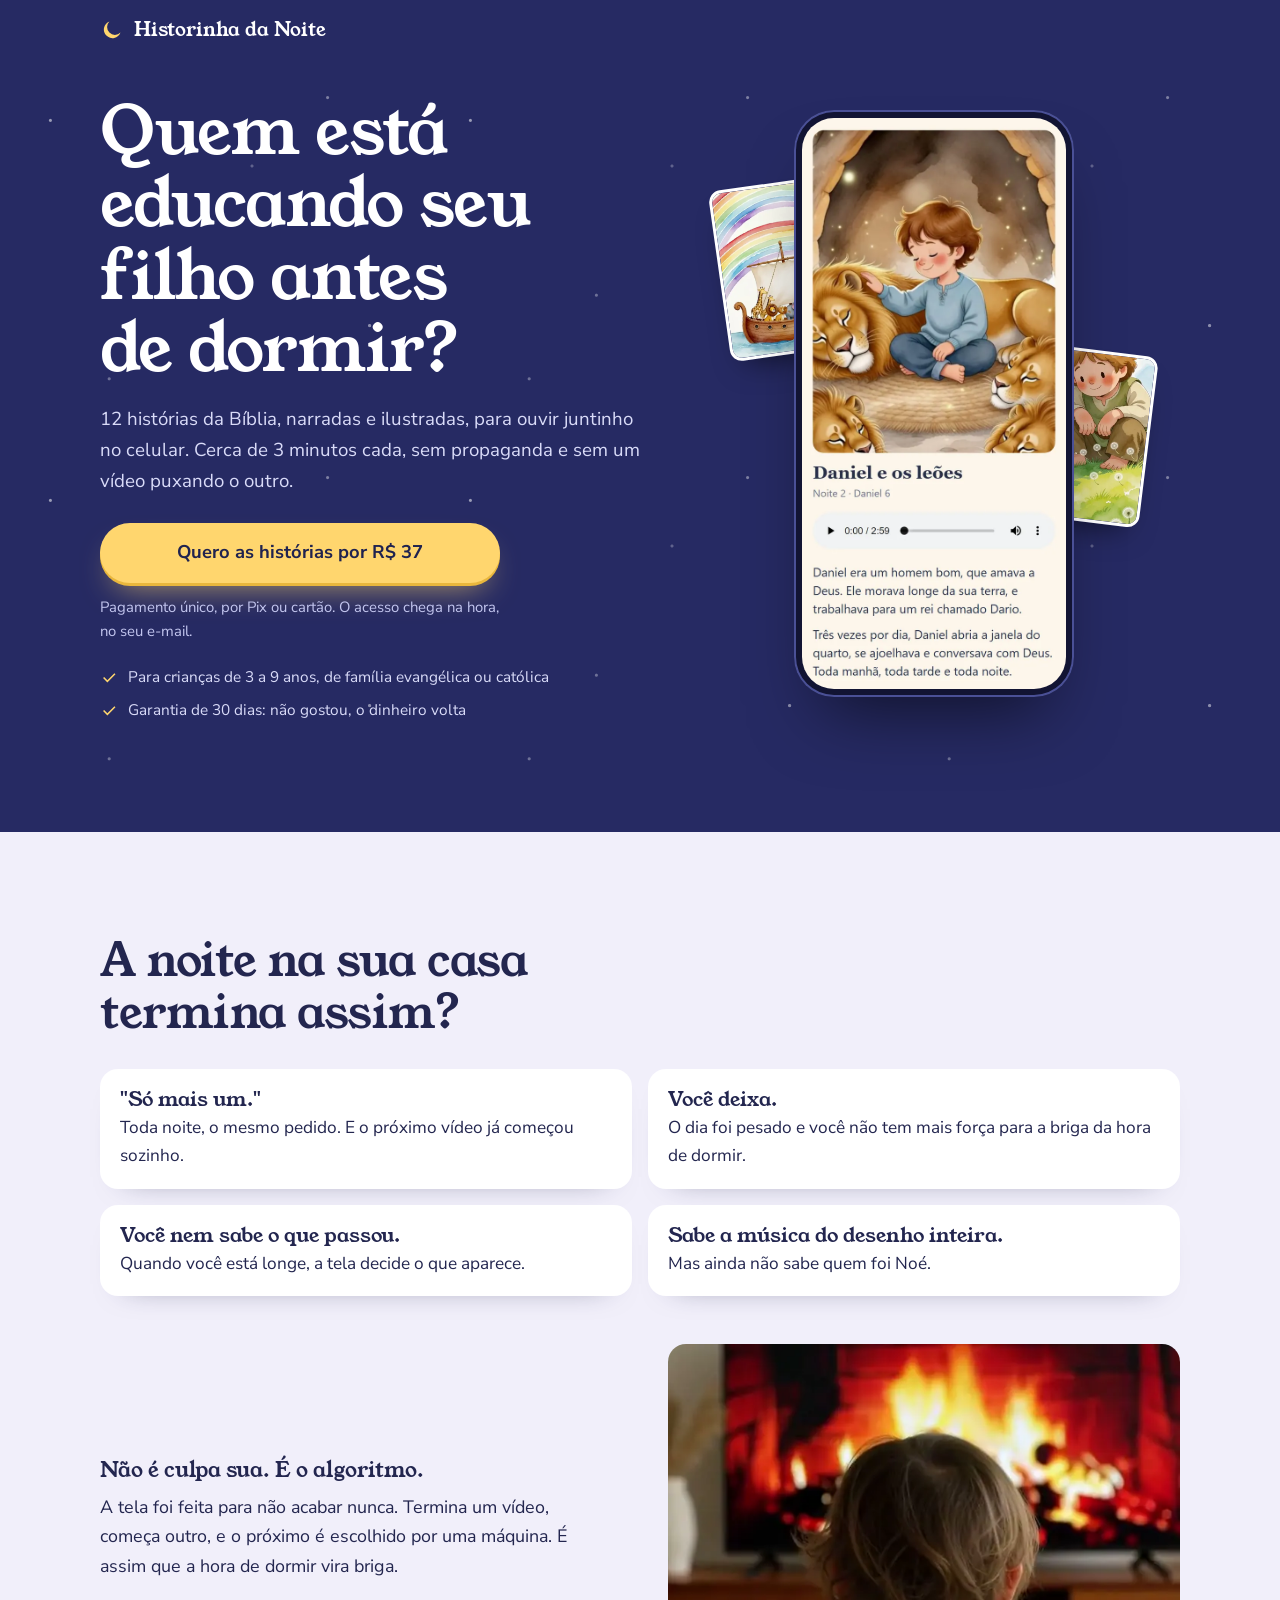
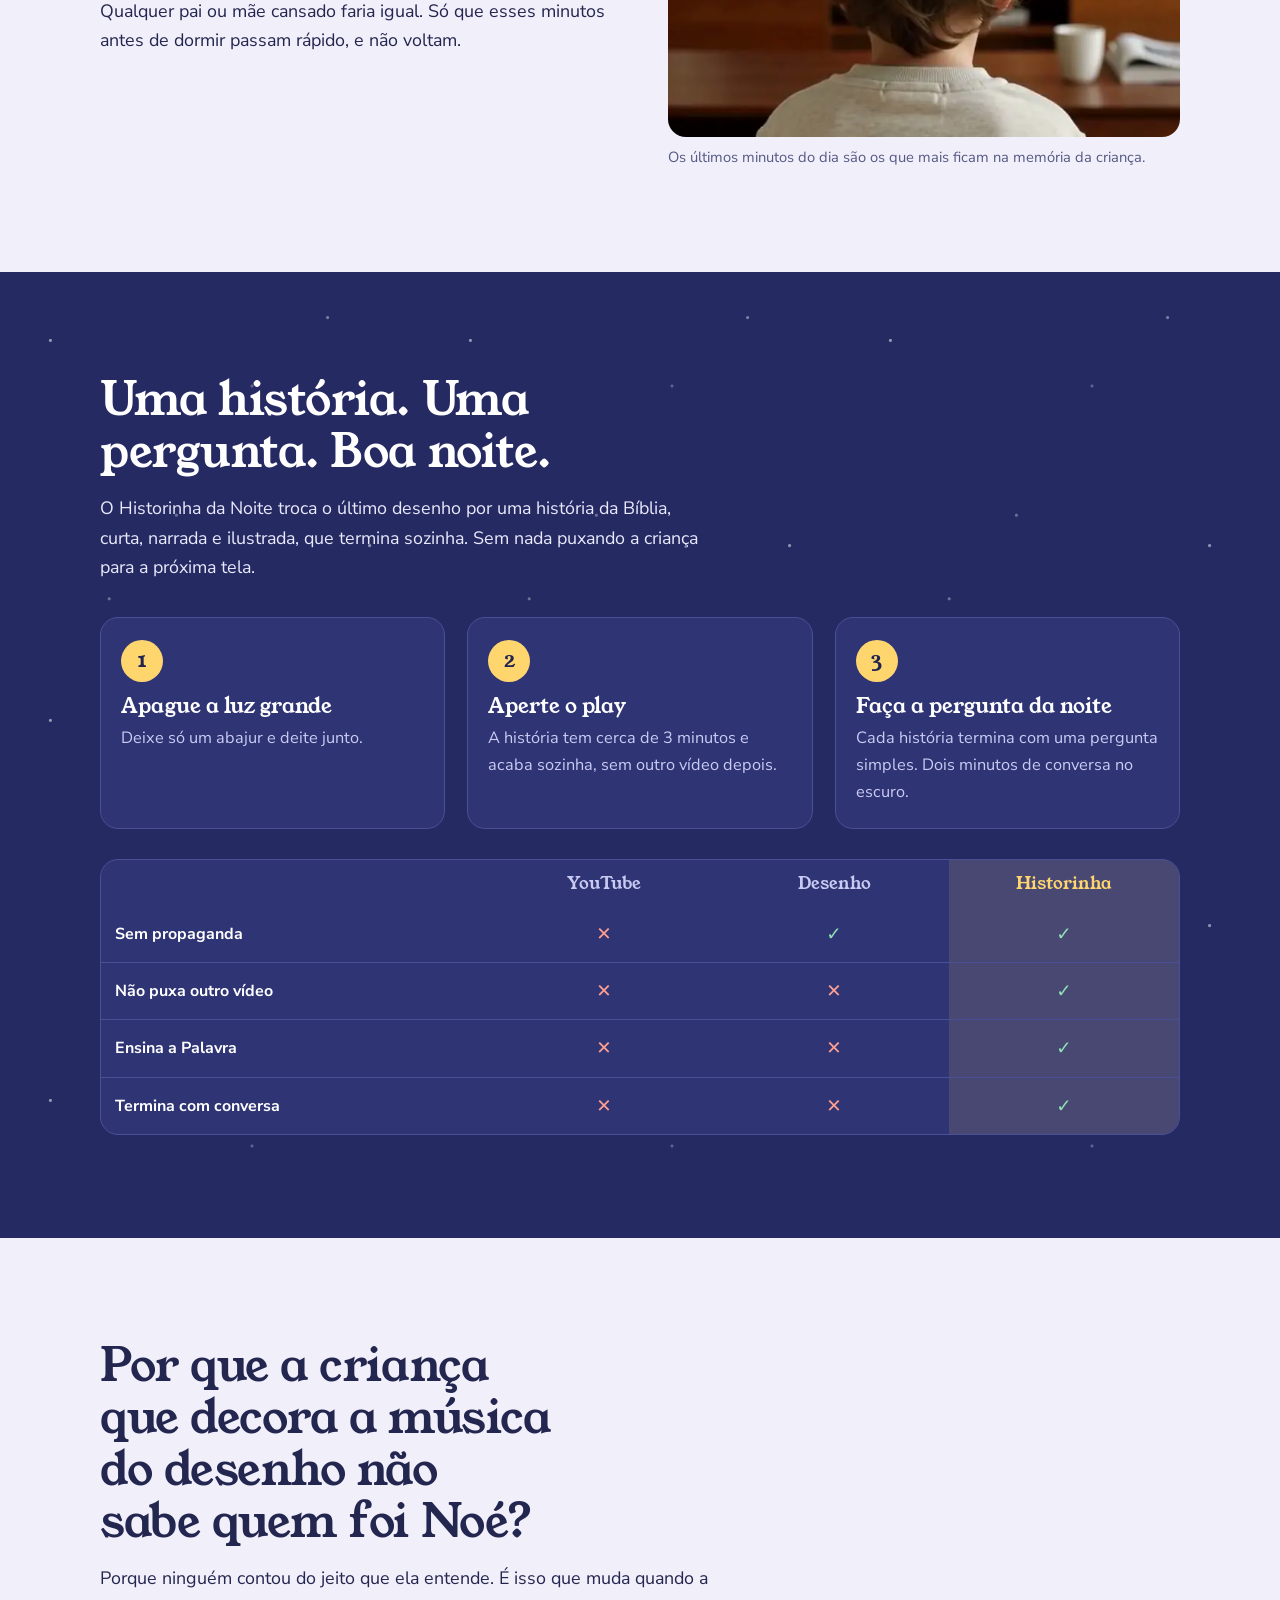
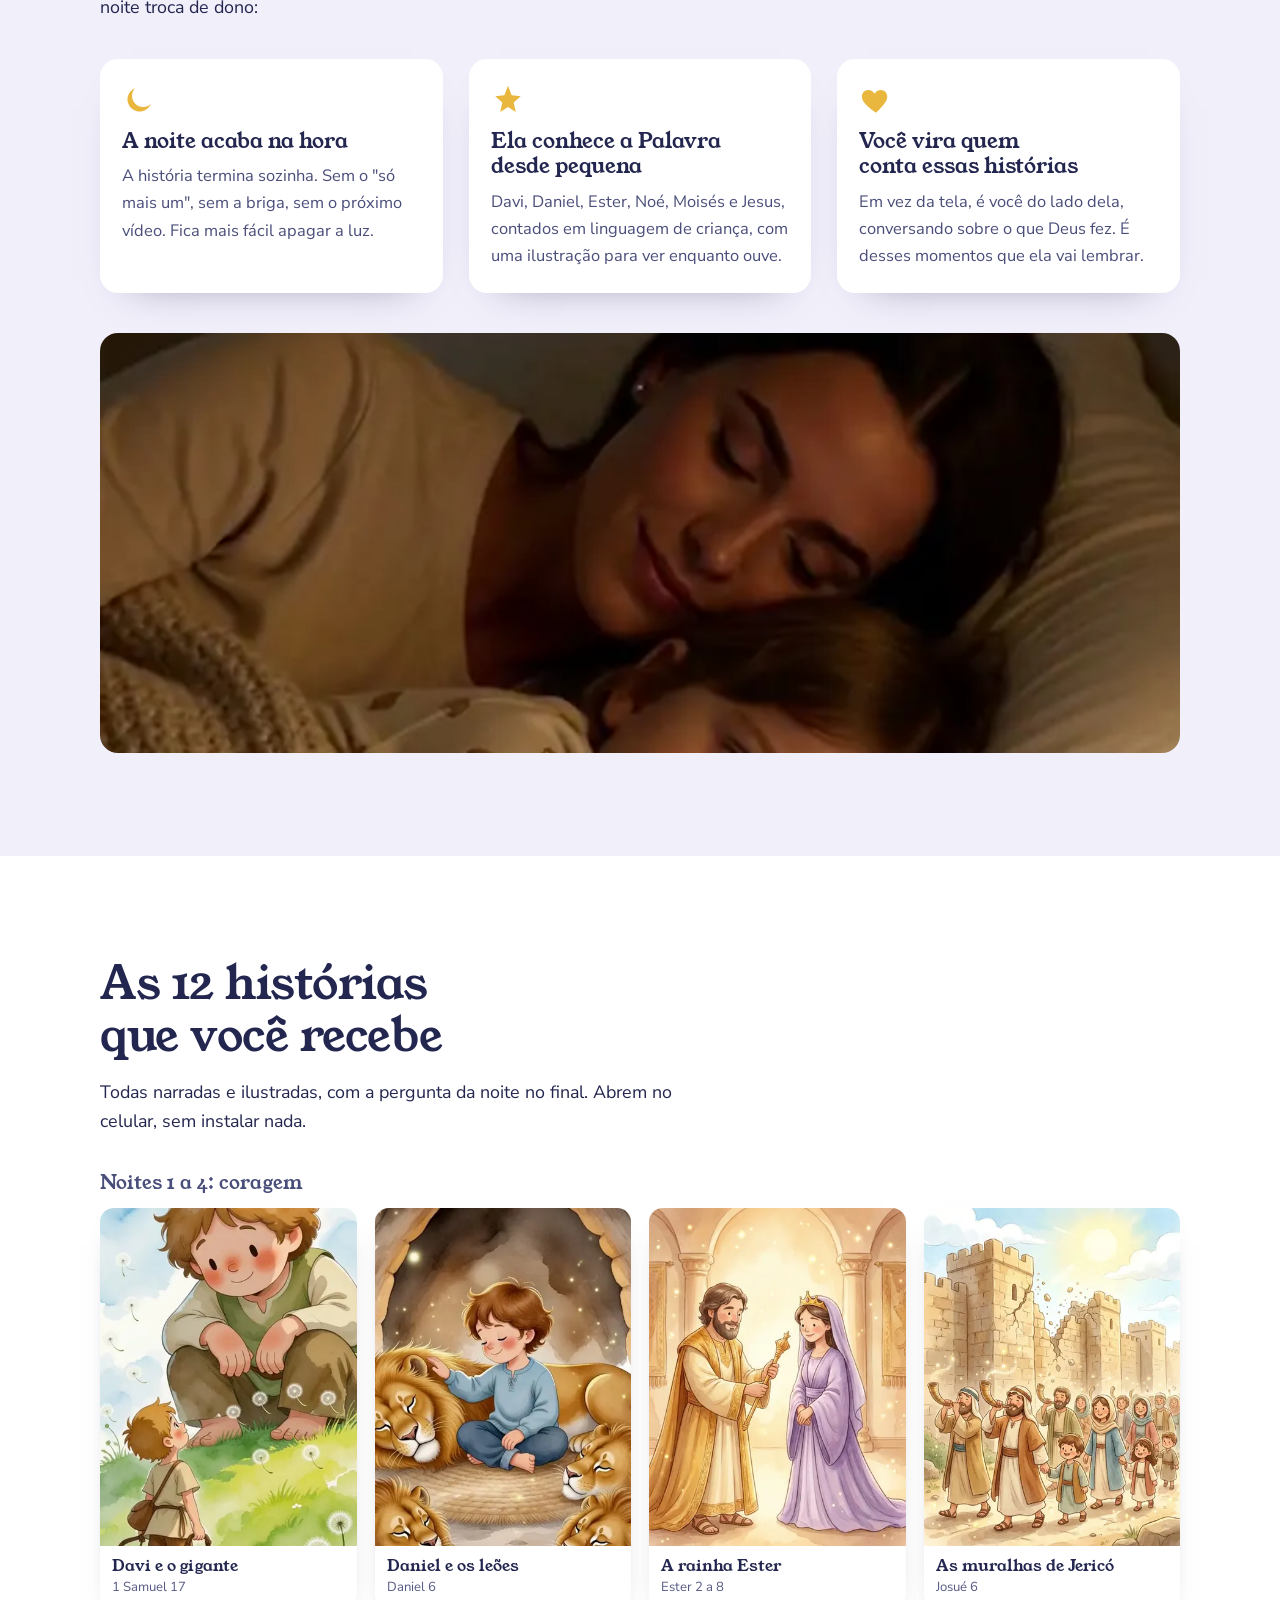
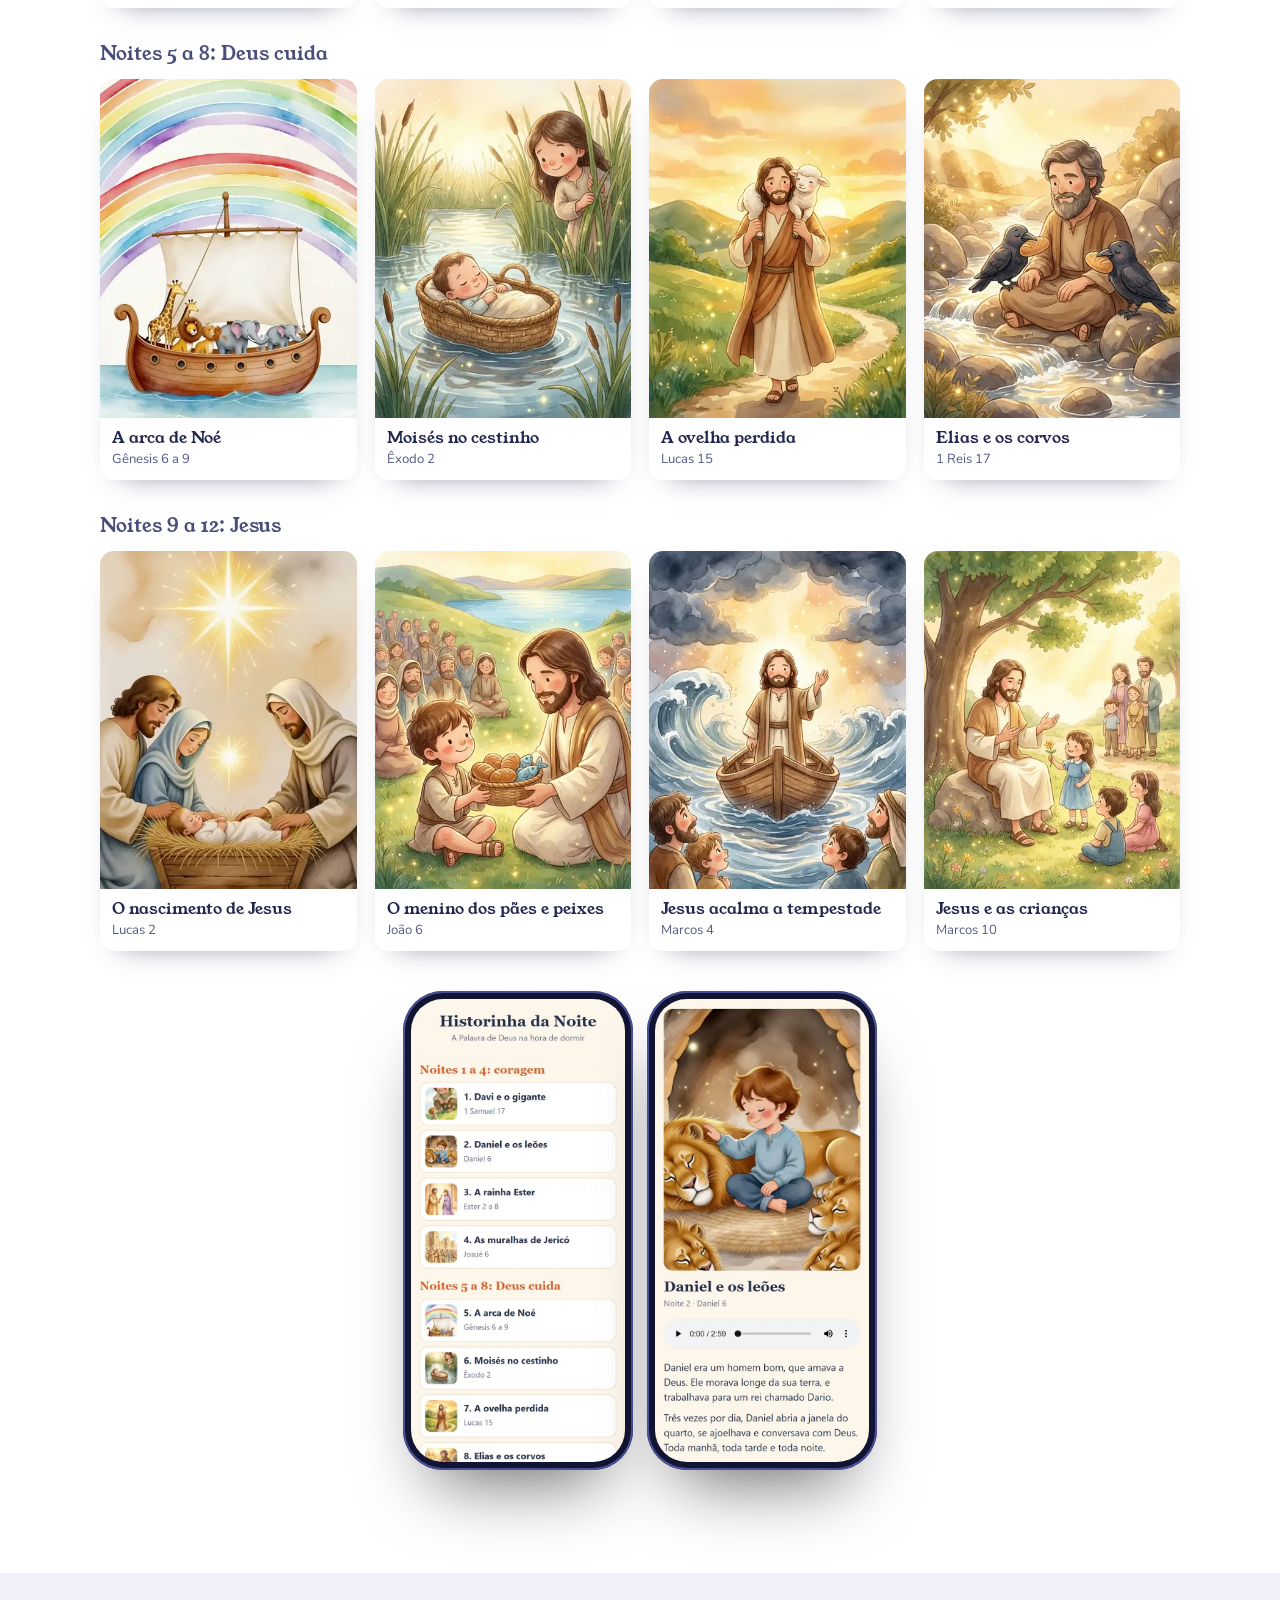
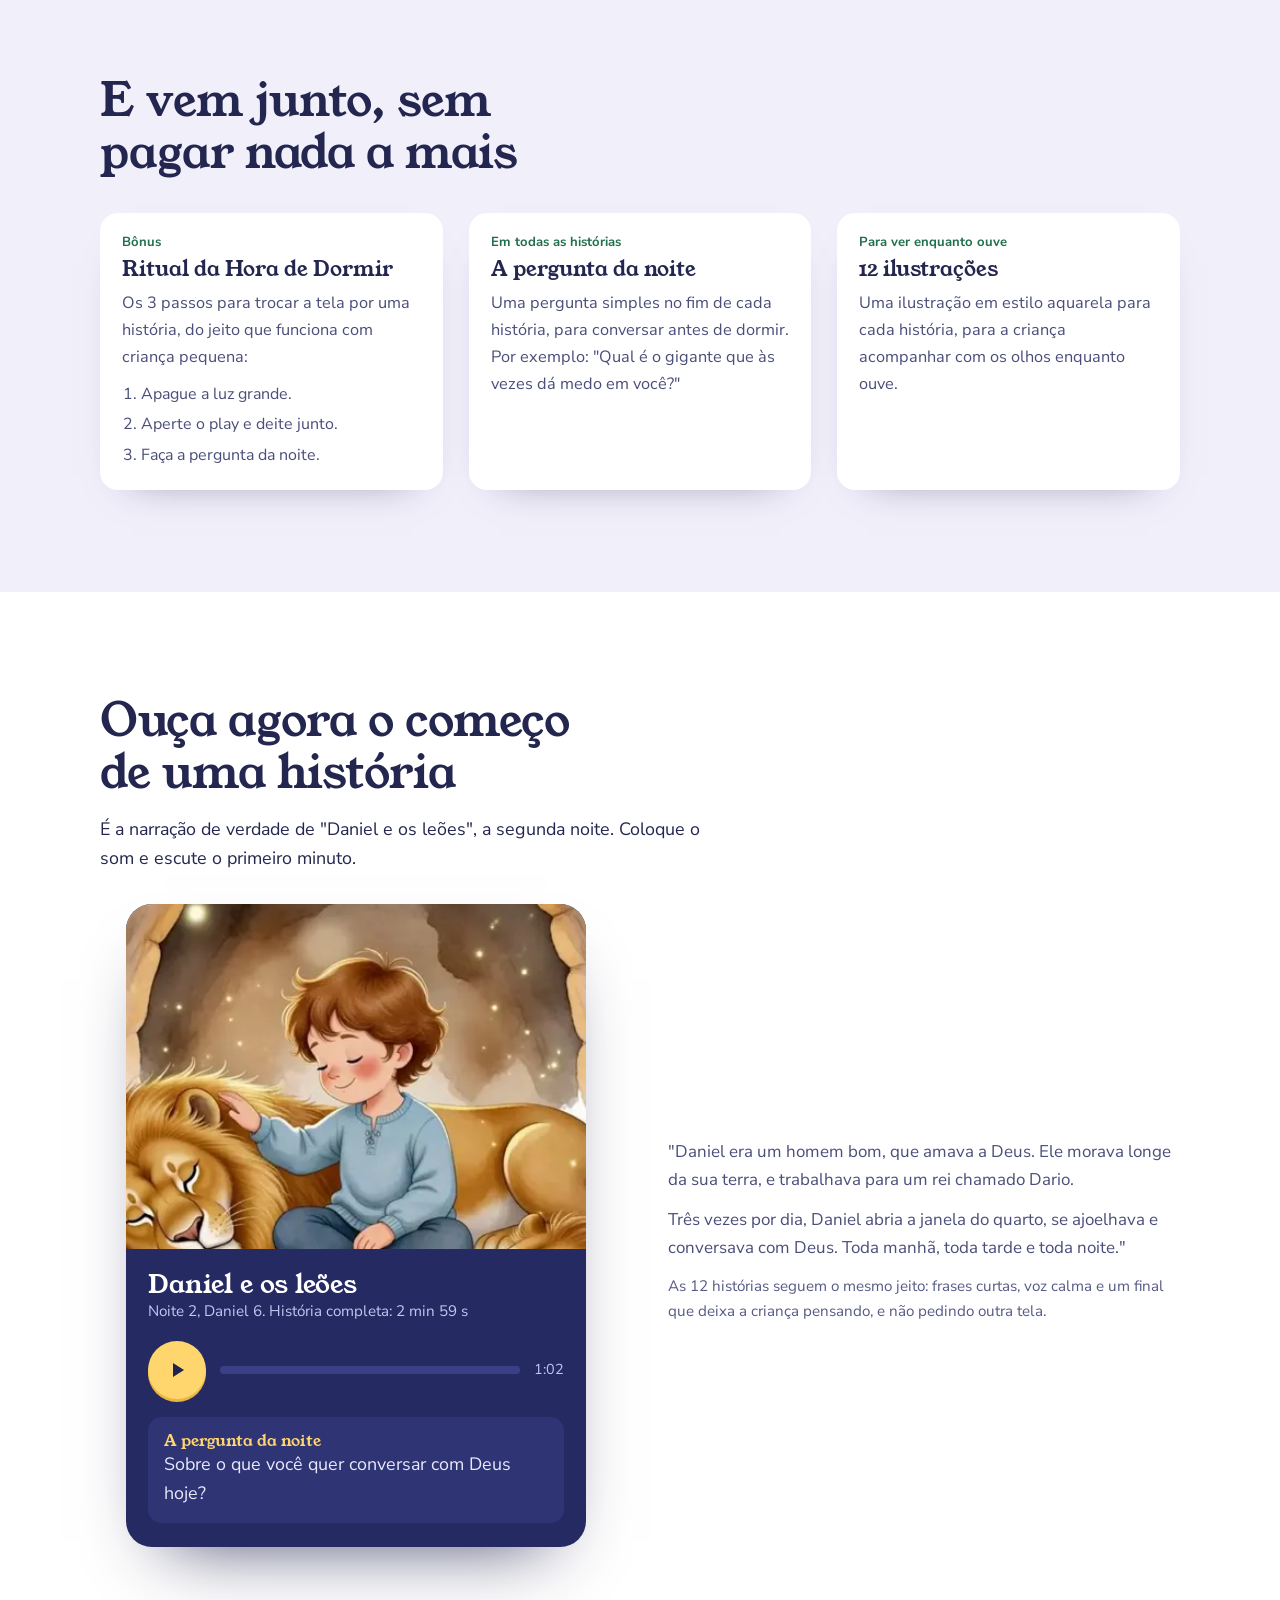
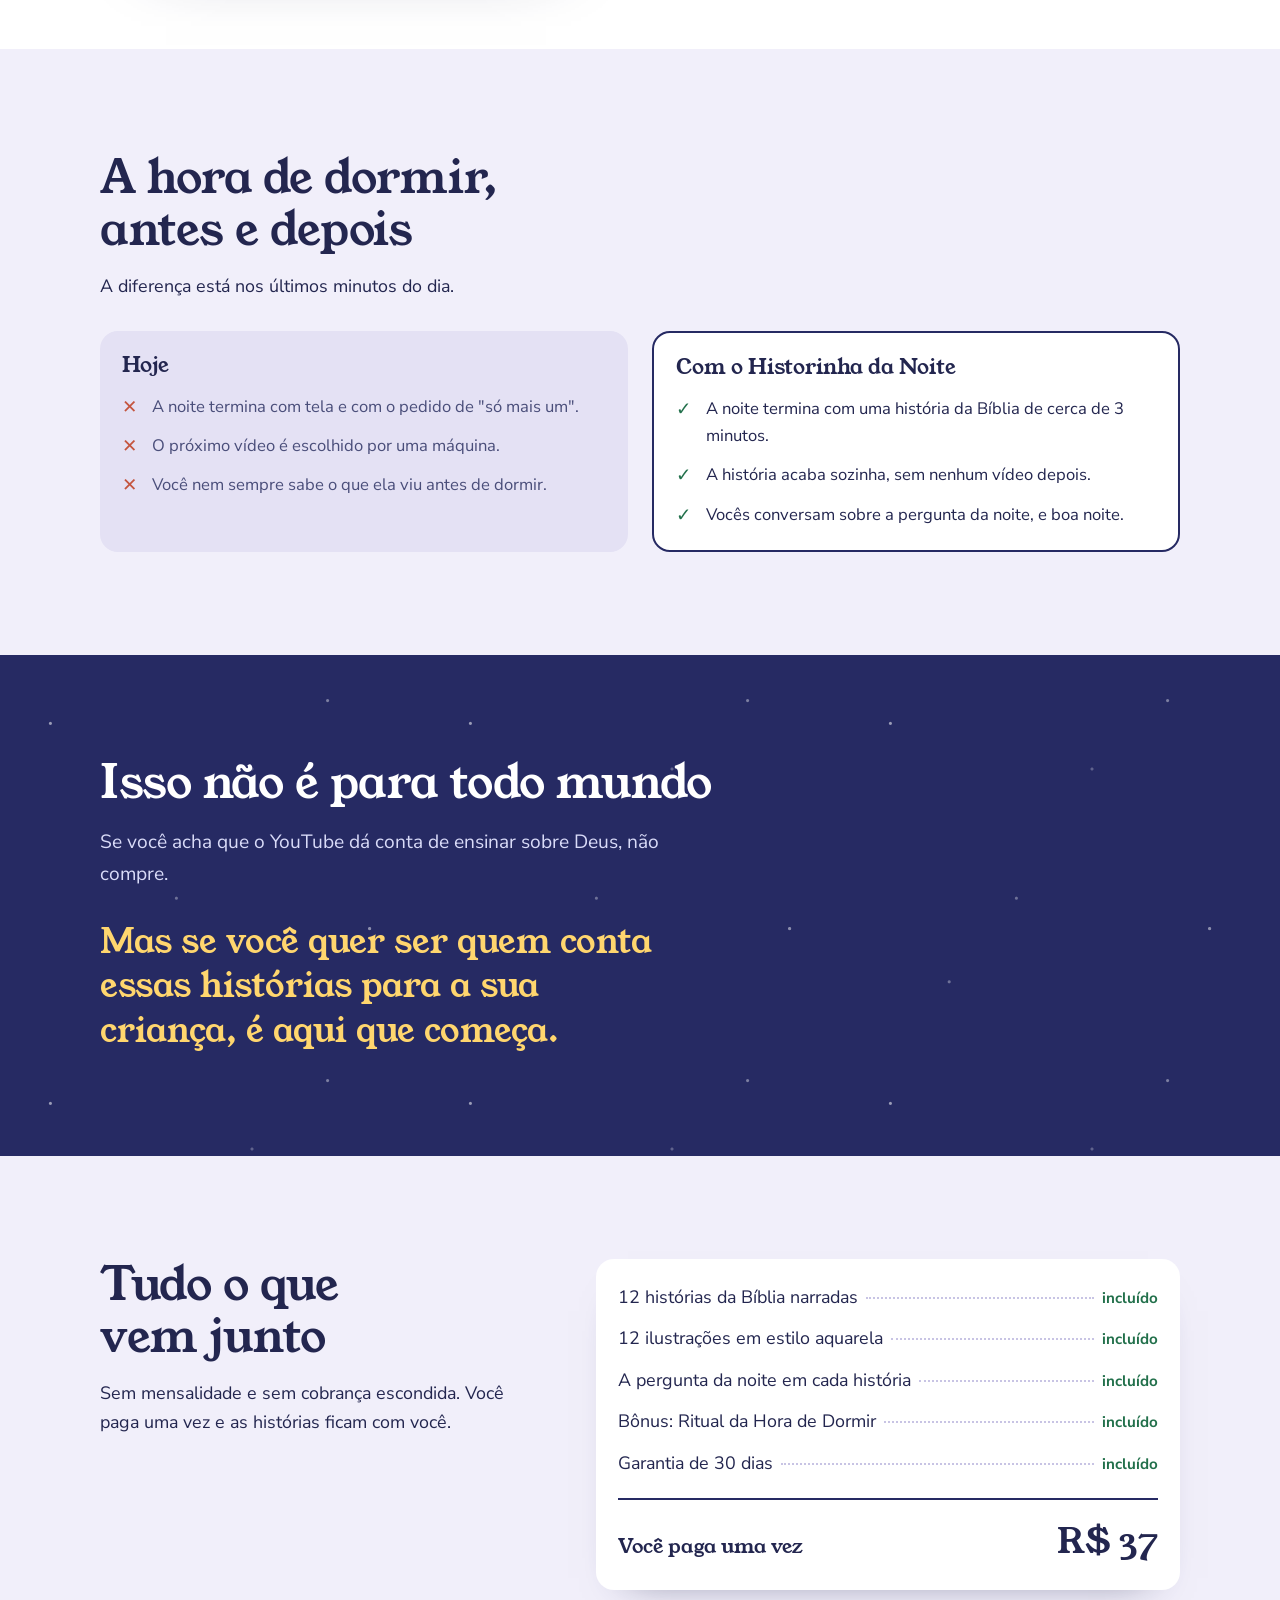
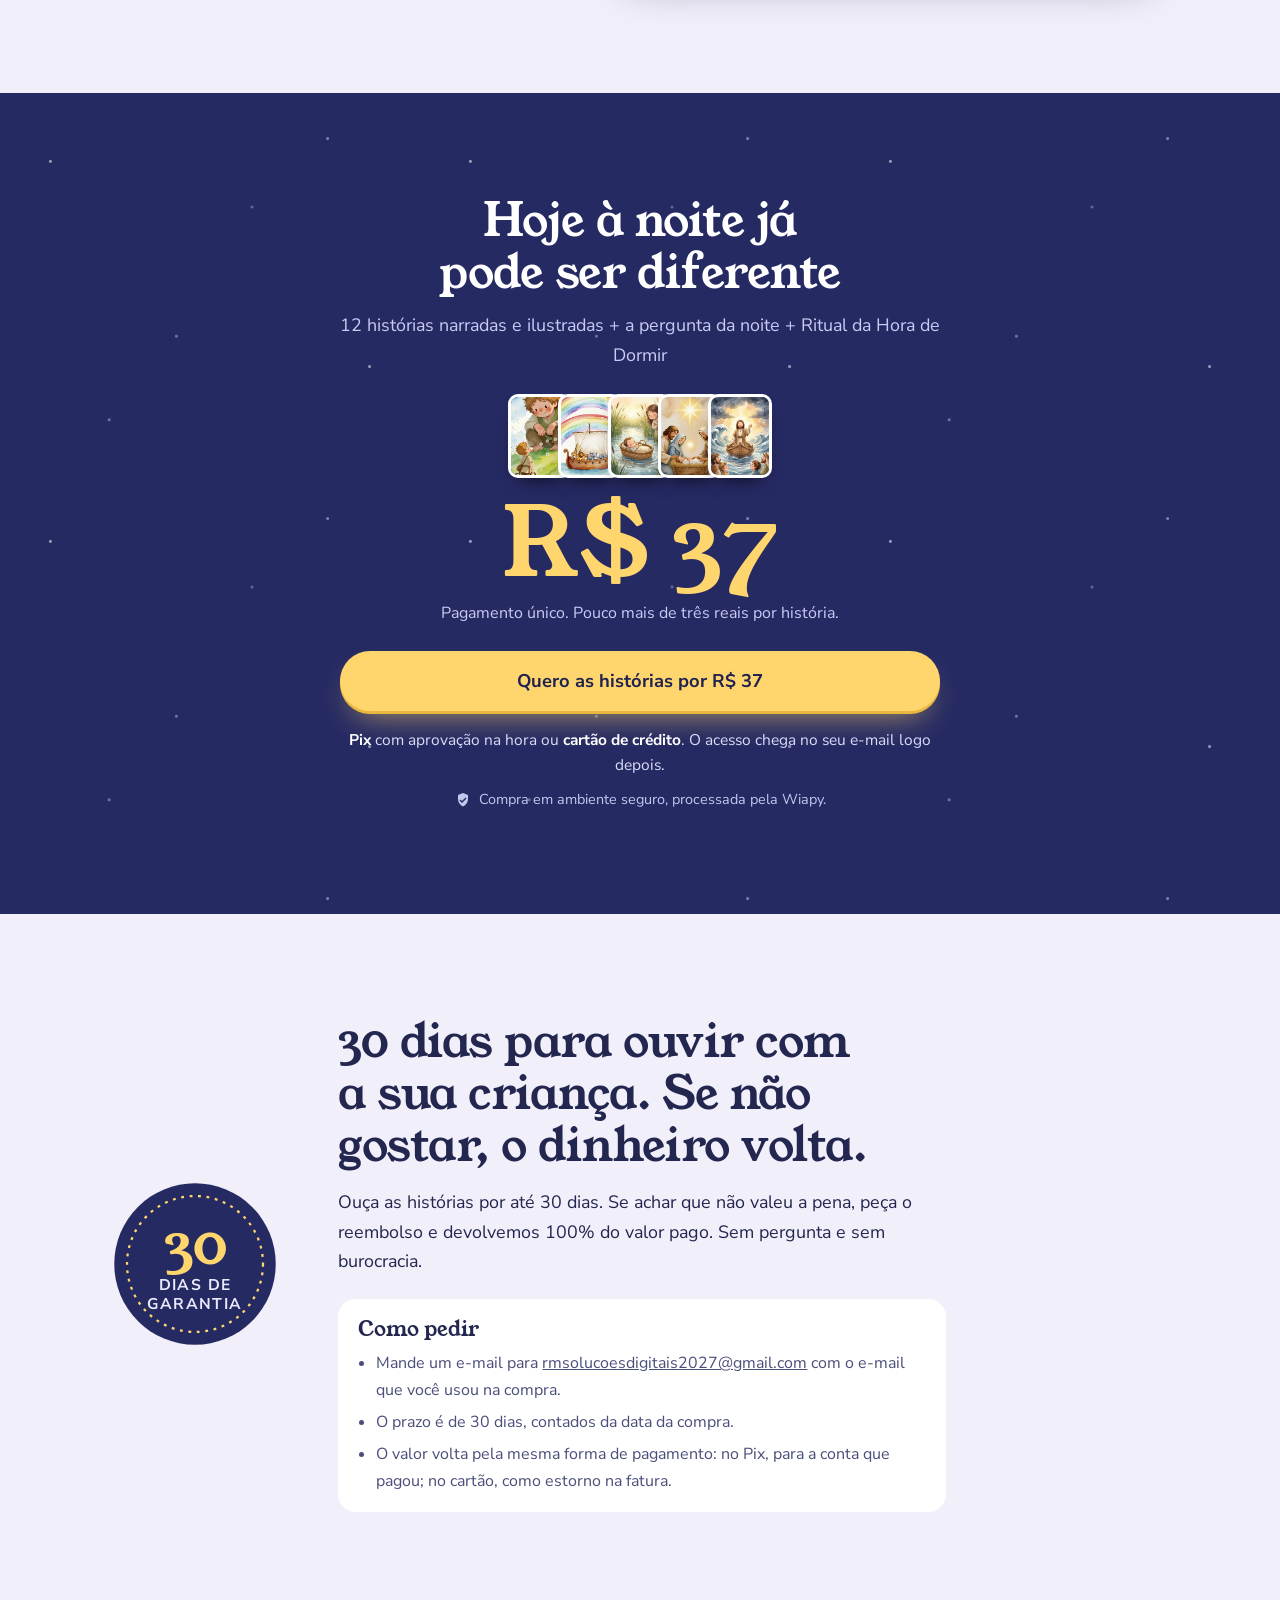
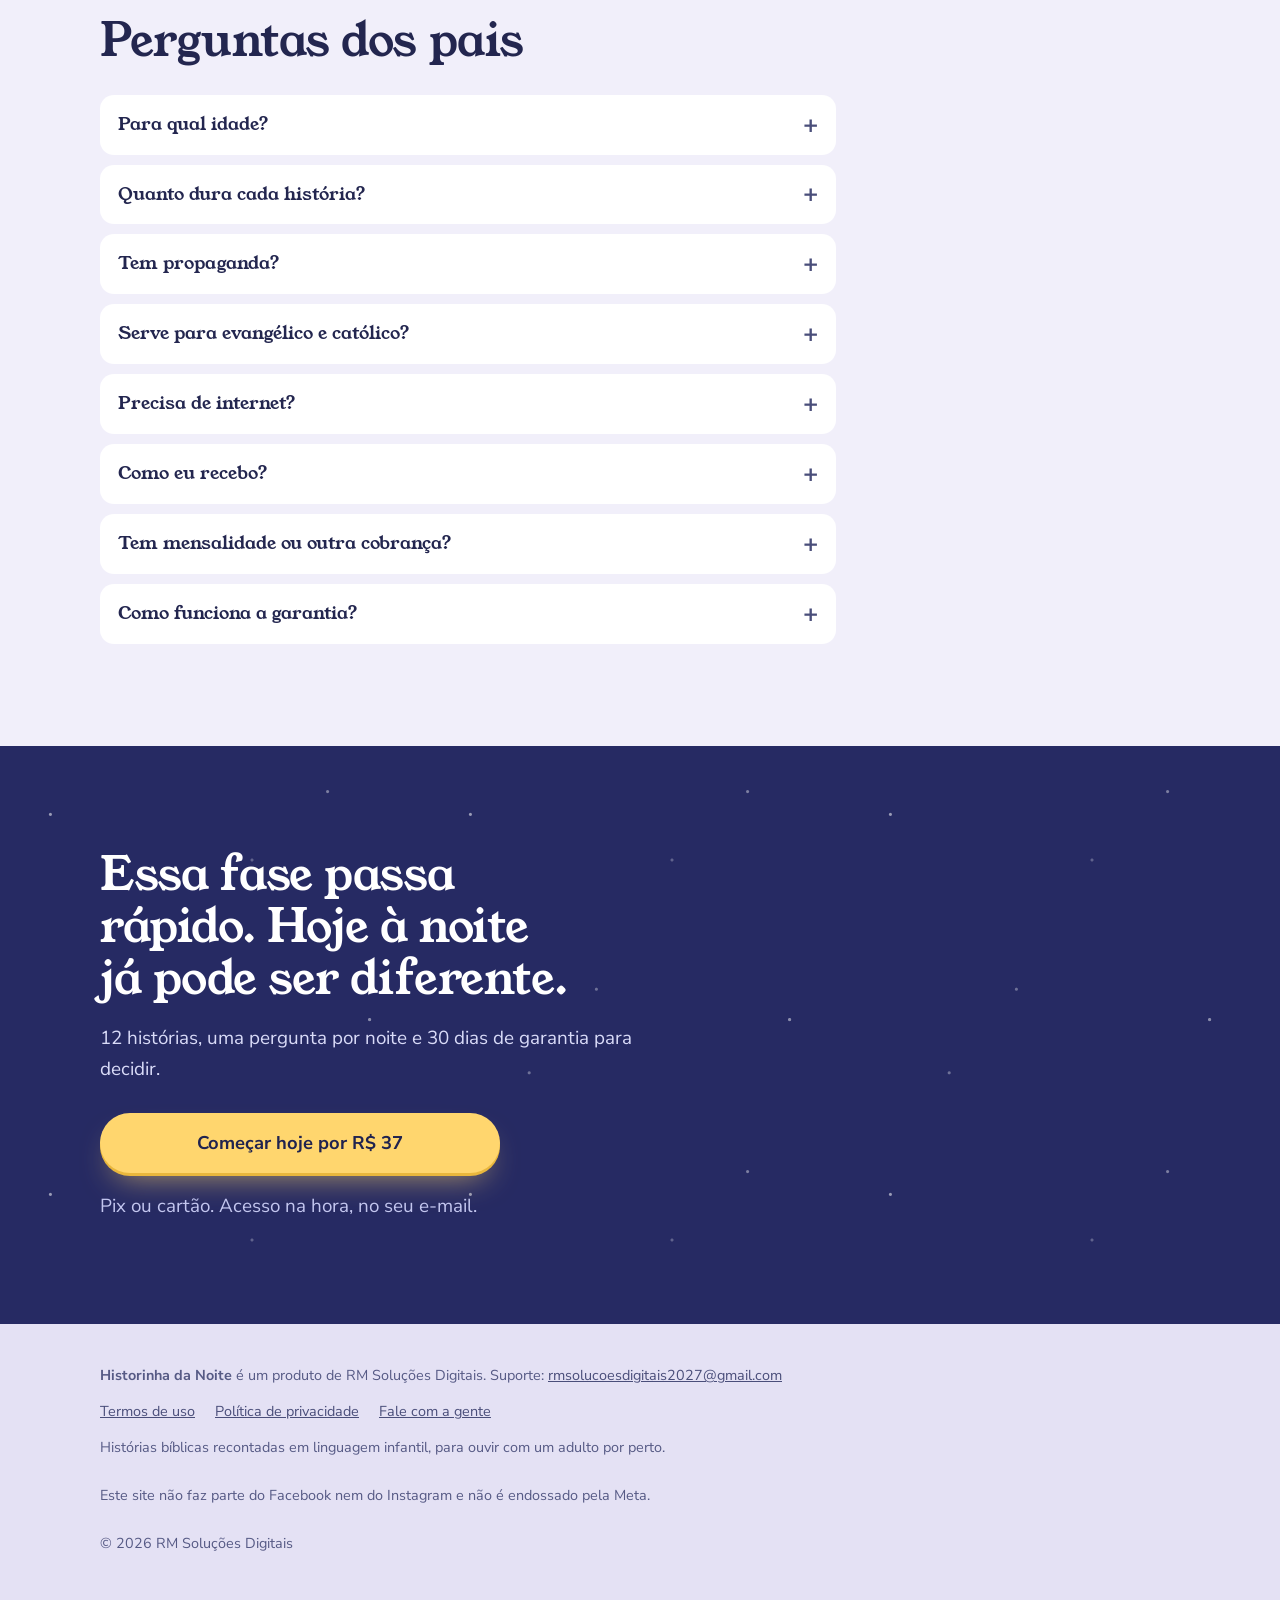
<file: index.html>
<!doctype html>
<html lang="pt-BR">
<head>
<meta charset="utf-8">
<meta name="viewport" content="width=device-width, initial-scale=1, viewport-fit=cover">
<title>Historinha da Noite: histórias da Bíblia narradas para ouvir antes de dormir</title>
<meta name="description" content="Quem está educando seu filho antes de dormir? 12 histórias da Bíblia narradas e ilustradas, para ouvir juntinho no celular. Sem propaganda e sem um vídeo puxando o outro.">
<meta name="robots" content="noindex">
<meta name="theme-color" content="#262a63">
<link rel="canonical" href="https://colecao.historinhadanoite.online/">
<meta property="og:type" content="website">
<meta property="og:url" content="https://colecao.historinhadanoite.online/">
<meta property="og:title" content="Quem está educando seu filho antes de dormir?">
<meta property="og:description" content="12 histórias da Bíblia narradas e ilustradas, para ouvir juntinho antes de dormir.">
<meta property="og:image" content="https://colecao.historinhadanoite.online/img/compartilhar.jpg">
<link rel="icon" href="data:image/svg+xml,%3Csvg xmlns='http://www.w3.org/2000/svg' viewBox='0 0 32 32'%3E%3Crect width='32' height='32' rx='16' fill='%23262a63'/%3E%3Cpath fill='%23ffd66e' d='M22 19.5A8.5 8.5 0 1 1 12.5 9a6.8 6.8 0 0 0 9.5 10.5z'/%3E%3C/svg%3E">
<link rel="preload" href="fontes/young-serif-400-normal.woff2" as="font" type="font/woff2" crossorigin>
<link rel="preload" href="fontes/nunito-sans-normal.woff2" as="font" type="font/woff2" crossorigin>
<style>@font-face {font-family: 'Nunito Sans';font-style: normal;font-weight: 400 700;font-stretch: 100%;font-display: swap;src: url(fontes/nunito-sans-normal.woff2) format('woff2');unicode-range: U+0000-00FF, U+0131, U+0152-0153, U+02BB-02BC, U+02C6, U+02DA, U+02DC, U+0304, U+0308, U+0329, U+2000-206F, U+20AC, U+2122, U+2191, U+2193, U+2212, U+2215, U+FEFF, U+FFFD;}@font-face {font-family: 'Young Serif';font-style: normal;font-weight: 400;font-display: swap;src: url(fontes/young-serif-400-normal.woff2) format('woff2');unicode-range: U+0000-00FF, U+0131, U+0152-0153, U+02BB-02BC, U+02C6, U+02DA, U+02DC, U+0304, U+0308, U+0329, U+2000-206F, U+20AC, U+2122, U+2191, U+2193, U+2212, U+2215, U+FEFF, U+FFFD;}@font-face{font-family:'Young Serif Fallback';src:local('Georgia'),local('Noto Serif'),local('NotoSerif-Regular'),local('Times New Roman');font-weight:400;font-display:swap;size-adjust:111.7%}@font-face{font-family:'Nunito Fallback';src:local('Arial'),local('ArialMT'),local('Roboto'),local('Roboto-Regular'),local('Helvetica Neue');font-weight:400;font-display:swap;size-adjust:99.1%}@font-face{font-family:'Nunito Fallback';src:local('Arial Bold'),local('Arial-BoldMT'),local('Roboto Bold'),local('Roboto-Bold'),local('Helvetica Neue Bold');font-weight:700;font-display:swap;size-adjust:96.4%}*,*::before,*::after{box-sizing:border-box}html{-webkit-text-size-adjust:100%;text-size-adjust:100%}body{margin:0;text-rendering:optimizeLegibility;-webkit-font-smoothing:antialiased}img,video,svg{display:block;max-width:100%;height:auto}h1,h2,h3,h4,p,figure,blockquote,ul,ol{margin:0}ul[role=list],ol[role=list]{list-style:none;padding:0}a{color:inherit}a[href^="mailto:"]{overflow-wrap:anywhere}button{font:inherit;color:inherit;cursor:pointer}:focus-visible{outline:3px solid var(--foco,#1d4ed8);outline-offset:3px}.so-leitor{position:absolute!important;width:1px;height:1px;overflow:hidden;clip:rect(0 0 0 0);white-space:nowrap}.pular{position:absolute;left:12px;top:-60px;z-index:50;padding:10px 14px;background:#fff;color:#000;border-radius:6px}.pular:focus{top:12px}html:not(.revisao) [data-pendente]{display:none!important}.revisao [data-pendente]{position:relative;outline:2px dashed #e11d48;outline-offset:6px}.revisao [data-pendente]::before{content:"ESPAÇO RESERVADO \2022  " attr(data-pendente);display:block;font:700 13px/1.35 system-ui,sans-serif;letter-spacing:0;text-transform:none;color:#fff;background:#e11d48;padding:7px 10px;margin:0 0 12px;border-radius:4px;text-align:left}.aviso-revisao{position:sticky;top:0;z-index:60;background:#e11d48;color:#fff;font:600 14px/1.35 system-ui,sans-serif;padding:10px 16px;text-align:center}.aviso-revisao code{background:#0002;padding:1px 5px;border-radius:3px}.barra-compra{position:fixed;left:0;right:0;bottom:0;z-index:40;padding:10px 16px calc(10px + env(safe-area-inset-bottom));transform:translateY(110%);visibility:hidden;transition:transform .28s ease,visibility 0s linear .28s;pointer-events:none}.barra-compra.visivel{transform:none;visibility:visible;transition:transform .28s ease;pointer-events:auto}.captura-inteira .barra-compra{display:none}.no-js .barra-compra,html:not(.js) .barra-compra{display:none}.js [data-revela]{opacity:0;transform:translateY(14px);transition:opacity .6s ease,transform .6s ease}.js [data-revela].visto{opacity:1;transform:none}[data-carrossel] .trilho{display:flex;gap:16px;overflow-x:auto;scroll-snap-type:x mandatory;-webkit-overflow-scrolling:touch;scrollbar-width:none;overscroll-behavior-x:contain}[data-carrossel] .trilho::-webkit-scrollbar{display:none}[data-carrossel] .trilho>*{scroll-snap-align:start;flex:none}details>summary{list-style:none;cursor:pointer}details>summary::-webkit-details-marker{display:none}@media (prefers-reduced-motion:reduce){*,*::before,*::after{animation-duration:.01ms!important;animation-iteration-count:1!important;transition-duration:.01ms!important;scroll-behavior:auto!important}.js [data-revela]{opacity:1;transform:none}}:root{--anil:#262a63; --anil-2:#2f3474; --anil-3:#3a4086; --anil-linha:#4a5096; --lua:#ffd66e; --lua-2:#e9b73d; --lua-txt:#20234f;--lavanda:#f1effa; --lavanda-2:#e4e1f4; --branco:#ffffff; --tinta:#23264f; --tinta-2:#4a4e7a; --suave:#565a85; --linha:#dcd9ee;--folha:#22704b; --rosa:#f2b8a6; --foco:#e9b73d;--f-tit:'Young Serif','Young Serif Fallback',Georgia,'Times New Roman',serif;--f-txt:'Nunito Sans','Nunito Fallback',system-ui,-apple-system,'Segoe UI',Roboto,sans-serif;--raio:18px;}html{scroll-behavior:smooth;scroll-padding-top:12px}body{background:var(--lavanda);color:var(--tinta);font:400 1.12rem/1.65 var(--f-txt)}.miolo{width:min(1080px,100% - 40px);margin-inline:auto}.texto{max-width:38rem}h1,h2,h3{font-family:var(--f-tit);font-weight:400;color:var(--tinta);text-wrap:balance}h1{font-size:clamp(2.3rem,1.4rem + 4.2vw,4.2rem);line-height:1.08;letter-spacing:-.015em}h2{font-size:clamp(1.85rem,1.25rem + 2.7vw,2.9rem);line-height:1.12;letter-spacing:-.01em}h3{font-size:1.32rem;line-height:1.2}p+p{margin-top:.85em}b,strong{font-weight:700}.faixa{padding-block:clamp(60px,8vw,108px)}.noite{background-color:var(--anil);color:#e8e9fb;background-image:radial-gradient(circle at 12% 18%,#fff8 0 1px,transparent 2px),radial-gradient(circle at 78% 12%,#fff6 0 1px,transparent 2px),radial-gradient(circle at 42% 64%,#fff5 0 1px,transparent 2px),radial-gradient(circle at 88% 72%,#fff7 0 1.2px,transparent 2px),radial-gradient(circle at 26% 86%,#fff5 0 1px,transparent 2px),radial-gradient(circle at 60% 30%,#fff4 0 1px,transparent 2px);background-size:420px 380px}.noite h1,.noite h2,.noite h3{color:#fff}.branca{background:var(--branco)}.botao{display:inline-flex;align-items:center;justify-content:center;min-height:60px;padding:16px 30px;border-radius:999px;background:var(--lua);color:var(--lua-txt);font:700 1.15rem/1.1 var(--f-txt);text-decoration:none;text-align:center;box-shadow:0 3px 0 var(--lua-2),0 16px 32px -14px rgba(255,214,110,.7);transition:background-color .15s ease,transform .15s ease}.botao:hover{background:#ffdf86;transform:translateY(-1px)}.botao:active{transform:translateY(1px)}.botao.largo{display:flex;width:100%}.micro{margin-top:12px;font-size:.93rem;color:var(--suave)}.noite .micro{color:#c3c6ef}.topo{background:var(--anil);padding-top:18px}.marca{display:inline-flex;align-items:center;gap:10px;font:400 1.2rem/1 var(--f-tit);color:#fff;text-decoration:none}.marca svg{width:24px;height:24px}.heroi-faixa{padding-bottom:80px}.heroi{display:grid;gap:44px;padding-top:28px}.heroi .lead{margin-top:18px;font-size:1.17rem;color:#d9dbf8;max-width:34rem}.heroi .acao{margin-top:26px;max-width:25rem}.selos{list-style:none;padding:0;margin-top:20px;display:grid;gap:8px;font-size:.96rem;color:#d9dbf8}.selos li{display:flex;gap:10px;align-items:flex-start}.selos svg{flex:none;width:18px;height:18px;margin-top:4px;color:var(--lua)}.heroi-lado{position:relative;display:flex;justify-content:center;padding-bottom:10px}.celular{position:relative;width:min(266px,70vw);padding:8px;border-radius:40px;background:#121433;box-shadow:inset 0 0 0 2px #4a5096,0 40px 70px -30px rgba(0,0,0,.6);z-index:2}.celular img{width:100%;border-radius:32px}.cartinha{position:absolute;width:min(132px,34vw);border-radius:12px;overflow:hidden;box-shadow:0 18px 30px -16px rgba(0,0,0,.6);border:3px solid #fff}.cartinha.c1{left:max(0px,calc(50% - 215px));top:12%;transform:rotate(-8deg)}.cartinha.c2{right:max(0px,calc(50% - 215px));top:40%;transform:rotate(7deg)}@media (min-width:900px){.heroi{grid-template-columns:1.05fr .95fr;align-items:center;padding-top:44px}.heroi-faixa{padding-bottom:110px}.celular{width:280px}}.cenas{list-style:none;padding:0;margin-top:30px;display:grid;gap:14px}@media (min-width:860px){.cenas{grid-template-columns:repeat(2,1fr);gap:16px}}.cenas li{background:var(--branco);border-radius:var(--raio);padding:18px 20px;font-size:1.08rem;box-shadow:0 14px 30px -26px rgba(35,38,79,.6)}.cenas li b{display:block;font:400 1.25rem/1.25 var(--f-tit);color:var(--tinta);margin-bottom:2px}.causa{display:grid;gap:34px;margin-top:48px;align-items:center}@media (min-width:860px){.causa{grid-template-columns:1fr 1fr;gap:56px}}.causa img{border-radius:var(--raio)}.causa figcaption{margin-top:8px;font-size:.92rem;color:var(--suave)}.ritual{display:grid;gap:16px;margin-top:34px;counter-reset:r}@media (min-width:860px){.ritual{grid-template-columns:repeat(3,1fr);gap:22px}}.ritual li{list-style:none;counter-increment:r;background:var(--anil-2);border:1px solid var(--anil-linha);border-radius:var(--raio);padding:22px 20px;color:#e8e9fb}.ritual li::before{content:counter(r);display:grid;place-items:center;width:42px;height:42px;border-radius:50%;background:var(--lua);color:var(--lua-txt);font:400 1.3rem/1 var(--f-tit);margin-bottom:12px}.ritual b{display:block;font:400 1.3rem/1.2 var(--f-tit);color:#fff}.ritual span{display:block;margin-top:6px;color:#c9cbf3;font-size:1.02rem}.comparar{width:100%;table-layout:fixed;margin-top:30px;border-collapse:separate;border-spacing:0;background:var(--anil-2);border:1px solid var(--anil-linha);border-radius:var(--raio);overflow:hidden;font-size:1rem;color:#e8e9fb}.comparar th,.comparar td{padding:13px 10px;text-align:center;border-bottom:1px solid var(--anil-linha)}.comparar tr:last-child>*{border-bottom:0}.comparar thead th:first-child{width:36%}.comparar th[scope=row]{text-align:left;padding-left:14px;font-weight:700;color:#fff}.comparar thead th{font:400 1.05rem/1.2 var(--f-tit);color:#c9cbf3}.comparar .nosso{background:rgba(255,214,110,.12)}.comparar thead .nosso{color:var(--lua)}.comparar .s{color:#8fe0b4;font-weight:700;font-size:1.15rem}.comparar .n{color:#ff9f8f;font-weight:700;font-size:1.15rem}@media (max-width:560px){.comparar,.comparar tbody{display:block}.comparar thead{display:none}.comparar tr{display:grid;grid-template-columns:repeat(3,1fr);border-bottom:1px solid var(--anil-linha)}.comparar tr:last-child{border-bottom:0}.comparar th[scope=row]{grid-column:1/-1;border-bottom:0;padding:14px 14px 2px;font-size:1rem}.comparar td{border-bottom:0;padding:6px 4px 14px;display:flex;flex-direction:column;align-items:center;gap:2px}.comparar td::after{content:attr(data-r);font-size:.8rem;line-height:1.2;color:#c3c6ef}.comparar td.nosso{background:transparent}.comparar td.nosso::after{color:var(--lua);font-weight:700}}.ganhos{display:grid;gap:22px;margin-top:36px}@media (min-width:860px){.ganhos{grid-template-columns:repeat(3,1fr);gap:26px}}.ganho{background:var(--branco);border-radius:var(--raio);padding:24px 22px;box-shadow:0 18px 40px -32px rgba(35,38,79,.6)}.ganho .lua{display:block;width:34px;height:34px;margin-bottom:12px}.ganho p{margin-top:8px;color:var(--tinta-2);font-size:1.03rem}.foto-larga{margin-top:40px;border-radius:var(--raio);overflow:hidden}.foto-larga img{width:100%;max-height:420px;object-fit:cover}.estante h3.grupo{margin-top:34px;font-size:1.2rem;color:var(--tinta-2)}.livros{list-style:none;padding:0;margin-top:14px;display:grid;grid-template-columns:repeat(2,1fr);gap:14px}@media (min-width:760px){.livros{grid-template-columns:repeat(4,1fr);gap:18px}}.livros li{background:var(--branco);border-radius:14px;overflow:hidden;box-shadow:0 14px 28px -22px rgba(35,38,79,.7)}.livros img{width:100%;aspect-ratio:420/554;object-fit:cover}.livros p{padding:10px 12px 12px;font:400 1rem/1.25 var(--f-tit);color:var(--tinta)}.livros p small{display:block;margin-top:3px;font:400 .82rem/1.3 var(--f-txt);color:var(--suave)}.telas{display:flex;gap:14px;justify-content:center;flex-wrap:wrap;margin-top:40px}.telas .celular{width:min(230px,calc(50% - 8px))}.junto{display:grid;gap:22px;margin-top:34px}@media (min-width:860px){.junto{grid-template-columns:repeat(3,1fr);gap:26px}}.junto article{background:var(--branco);border-radius:var(--raio);padding:22px;box-shadow:0 18px 40px -32px rgba(35,38,79,.6)}.junto h3 small{display:block;font:700 .82rem/1.2 var(--f-txt);color:var(--folha);margin-bottom:6px}.junto p{margin-top:8px;color:var(--tinta-2);font-size:1.02rem}.junto ol{margin-top:10px;padding-left:1.2em;display:grid;gap:4px;color:var(--tinta-2);font-size:1rem}.vaga{min-height:150px;border:2px dashed #b9b4dc;border-radius:var(--raio);display:grid;place-items:center;text-align:center;padding:14px;color:var(--suave);font-size:.95rem;background:#f8f7fd}.amostra .grade{display:grid;gap:34px;margin-top:30px;align-items:center}@media (min-width:900px){.amostra .grade{grid-template-columns:1fr 1fr;gap:56px}}.cartao-historia{background:var(--anil);color:#e8e9fb;border-radius:26px;overflow:hidden;box-shadow:0 34px 70px -40px rgba(35,38,79,.9);max-width:460px;width:100%;margin-inline:auto}.cartao-historia img{width:100%;aspect-ratio:4/3;object-fit:cover;object-position:center 30%}.cartao-historia .corpo{padding:20px 22px 24px}.cartao-historia h3{color:#fff;font-size:1.6rem}.cartao-historia .ref{font-size:.95rem;color:#c3c6ef}.tocador{display:flex;align-items:center;gap:14px;margin-top:16px}.tocador button{flex:none;width:58px;height:58px;border-radius:50%;border:0;background:var(--lua);color:var(--lua-txt);display:grid;place-items:center;box-shadow:0 3px 0 var(--lua-2)}.tocador button svg{width:24px;height:24px}.tocador .barra{flex:1;height:8px;border-radius:8px;background:var(--anil-3);overflow:hidden}.tocador .barra i{display:block;height:100%;width:0;background:var(--lua);transition:width .25s linear}.tocador time{flex:none;font-size:.9rem;color:#c3c6ef;font-variant-numeric:tabular-nums}.pergunta-noite{margin-top:18px;background:var(--anil-2);border-radius:14px;padding:14px 16px}.pergunta-noite b{display:block;font:400 1rem/1.2 var(--f-tit);color:var(--lua)}.trecho{font-size:1.06rem;color:var(--tinta-2)}.trecho p{margin-top:12px}.trecho .nota{font-size:.95rem;color:var(--suave)}.compara-rotina{display:grid;gap:16px;margin-top:30px}@media (min-width:800px){.compara-rotina{grid-template-columns:1fr 1fr;gap:24px}}.coluna{border-radius:var(--raio);padding:22px}.coluna ul{list-style:none;padding:0;margin-top:14px;display:grid;gap:12px}.coluna li{padding-left:30px;position:relative;font-size:1.04rem}.coluna li::before{position:absolute;left:0;top:0;font:700 1.15rem/1.5 var(--f-txt)}.coluna.hoje{background:var(--lavanda-2);color:var(--tinta-2)}.coluna.hoje li::before{content:"\2715";color:#c4553f}.coluna.com{background:var(--branco);border:2px solid var(--anil)}.coluna.com li::before{content:"\2713";color:var(--folha)}.ad-reais{margin-top:30px}#antes-depois-lista{display:grid;gap:20px}.ad-fotos{display:grid;grid-template-columns:1fr 1fr;gap:8px}.ad-fotos div{position:relative}.ad-fotos img{border-radius:12px;width:100%}.ad-fotos span{position:absolute;left:8px;top:8px;background:#000a;color:#fff;font-size:.8rem;padding:2px 8px;border-radius:20px}.vagas{display:grid;gap:12px;grid-template-columns:repeat(auto-fit,minmax(220px,1fr))}#depoimentos-lista{display:grid;gap:18px;margin-top:28px;grid-template-columns:repeat(auto-fit,minmax(260px,1fr))}.dep{background:var(--branco);border-radius:var(--raio);padding:20px}.dep blockquote{margin:0}.dep figcaption{display:flex;align-items:center;gap:10px;margin-top:14px;font-weight:700;font-size:.95rem;color:var(--tinta-2)}.dep figcaption img{width:44px;height:44px;border-radius:50%;object-fit:cover}.dep-print img,.dep-video video{border-radius:12px;width:100%}.direto p{font-size:1.2rem;max-width:36rem;color:#d9dbf8}.direto p.forte{font:400 clamp(1.5rem,1.15rem + 1.6vw,2.15rem)/1.3 var(--f-tit);color:var(--lua)}.pilha .miolo{display:grid;gap:30px}@media (min-width:900px){.pilha .miolo{grid-template-columns:.85fr 1.15fr;gap:64px;align-items:start}}.conta{background:var(--branco);border-radius:var(--raio);padding:24px 22px;box-shadow:0 20px 40px -32px rgba(35,38,79,.6)}.conta ul{list-style:none;padding:0;display:grid;gap:12px}.conta li{display:flex;align-items:baseline;gap:8px}.conta li i{flex:1 1 20px;border-bottom:2px dotted #c8c4e4;transform:translateY(-4px)}.conta li em{flex:none;font-style:normal;font-weight:700;color:var(--folha);font-size:.95rem}.conta .total{display:flex;justify-content:space-between;align-items:baseline;margin-top:20px;padding-top:16px;border-top:2px solid var(--anil);font:400 1.25rem var(--f-tit)}.conta .total strong{font-weight:400;font-size:2.2rem}.caixa-oferta{max-width:600px;margin-inline:auto;text-align:center}.caixa-oferta .inclui{margin-top:12px;color:#c9cbf3}.miniaturas{display:flex;justify-content:center;margin-top:24px}.miniaturas img{width:64px;height:84px;object-fit:cover;border-radius:10px;border:3px solid #fff;margin-left:-14px;box-shadow:0 10px 20px -12px #000}.miniaturas img:first-child{margin-left:0}.preco{margin-top:18px;font:400 clamp(4.2rem,3rem + 6vw,6rem)/1 var(--f-tit);color:var(--lua)}.preco small{display:block;margin-top:10px;font:400 1rem/1.4 var(--f-txt);color:#c9cbf3}.caixa-oferta .botao{margin-top:26px}.pagamento{margin-top:16px;font-size:.97rem;color:#d9dbf8}.pagamento b{color:#fff}.seguro{display:flex;gap:8px;justify-content:center;align-items:center;margin-top:10px;font-size:.9rem;color:#c3c6ef}.seguro svg{width:16px;height:16px;flex:none}.contador{margin:28px auto 0;max-width:420px;border:1px solid var(--anil-linha);border-radius:14px;padding:14px}.contador p{font-size:.95rem;color:#c9cbf3}.contador .relogio{display:flex;justify-content:center;gap:10px;margin-top:8px}.contador .relogio div{min-width:62px}.contador .relogio b{display:block;font:400 2rem/1 var(--f-tit);color:#fff}.contador .relogio span{font-size:.78rem;color:#c3c6ef}.garantia .grade{display:grid;gap:28px;align-items:center}.garantia .grade>*{min-width:0}@media (min-width:800px){.garantia .grade{grid-template-columns:190px 1fr;gap:48px}}.selo{width:170px;height:170px;margin-inline:auto}.como-pedir{margin-top:22px;background:var(--branco);border-radius:var(--raio);padding:18px 20px;font-size:1rem}.como-pedir ul{margin-top:8px;padding-left:1.15em;display:grid;gap:6px;color:var(--tinta-2)}.perguntas .lista{margin-top:28px;max-width:46rem;display:grid;gap:10px}.perguntas details{background:var(--branco);border-radius:14px;padding:0 18px}.perguntas summary{position:relative;padding:18px 40px 18px 0;font:400 1.15rem/1.3 var(--f-tit);color:var(--tinta)}.perguntas summary::after{content:"+";position:absolute;right:0;top:50%;transform:translateY(-50%);font:700 1.6rem/1 var(--f-txt);color:var(--tinta-2);transition:transform .2s ease}.perguntas details[open] summary::after{transform:translateY(-50%) rotate(45deg)}.perguntas details p{padding:0 0 18px;color:var(--tinta-2)}.perguntas details[open] p{animation:abre .25s ease}@keyframes abre{from{opacity:0;transform:translateY(-4px)}to{opacity:1;transform:none}}.final h2{max-width:20ch}.final p{margin-top:18px;font-size:1.18rem;max-width:34rem;color:#d9dbf8}.final .acao{margin-top:28px;max-width:25rem}.rodape{padding:40px 0 120px;font-size:.9rem;color:var(--suave);background:var(--lavanda-2)}.rodape .miolo{display:grid;gap:12px}.rodape nav{display:flex;flex-wrap:wrap;gap:8px 20px}.rodape a{color:var(--tinta-2)}.rodape .aviso{max-width:52rem}.barra-compra .dentro{display:flex;align-items:center;justify-content:space-between;gap:14px;max-width:560px;margin-inline:auto;background:var(--anil);border-radius:999px;padding:8px 8px 8px 22px;box-shadow:0 18px 40px -16px rgba(35,38,79,.7)}.barra-compra .nome{font:400 1rem/1.15 var(--f-tit);color:#fff}.barra-compra .nome span{display:block;font-size:1.3rem;color:var(--lua)}.barra-compra .botao{min-height:52px;padding:12px 20px;font-size:1.02rem}@media (max-width:359px){.barra-compra .nome{font-size:.86rem}.barra-compra .botao{padding:12px 14px;font-size:.95rem}}</style>
<script src="https://cdn.utmify.com.br/scripts/utms/latest.js" data-utmify-prevent-xcod-sck data-utmify-prevent-subids async defer></script>
<script src="dados.js" defer></script>
<script src="pagina.js" defer></script>
</head>
<body>
<a class="pular" href="#oferta">Pular para a oferta</a>

<header class="topo">
  <div class="miolo">
    <a class="marca" href="#topo" aria-label="Historinha da Noite, voltar ao início">
      <svg viewBox="0 0 24 24" aria-hidden="true"><path fill="#ffd66e" d="M20.5 14.6A8.6 8.6 0 1 1 9.4 3.5a6.9 6.9 0 0 0 11.1 11.1z"/></svg>
      Historinha da Noite
    </a>
  </div>
</header>

<main id="topo">

<!-- 1. PRIMEIRA DOBRA -->
<section class="noite heroi-faixa" data-secao="topo" aria-labelledby="t-heroi">
  <div class="miolo heroi">
    <div>
      <h1 id="t-heroi">Quem está educando seu filho antes de dormir?</h1>
      <p class="lead">12 histórias da Bíblia, narradas e ilustradas, para ouvir juntinho no celular. Cerca de 3 minutos cada, sem propaganda e sem um vídeo puxando o outro.</p>
      <div class="acao" data-barra="topo">
        <a class="botao largo" data-onde="topo" href="https://pay.wiapy.com/Av14LQR7BrhL">Quero as histórias por R$ 37</a>
        <p class="micro">Pagamento único, por Pix ou cartão. O acesso chega na hora, no seu e-mail.</p>
      </div>
      <ul class="selos" role="list">
        <li><svg viewBox="0 0 20 20" aria-hidden="true"><path fill="currentColor" d="M8.2 13.6 4.6 10l-1.2 1.2 4.8 4.8 9-9-1.2-1.2z"/></svg><span>Para crianças de 3 a 9 anos, de família evangélica ou católica</span></li>
        <li><svg viewBox="0 0 20 20" aria-hidden="true"><path fill="currentColor" d="M8.2 13.6 4.6 10l-1.2 1.2 4.8 4.8 9-9-1.2-1.2z"/></svg><span>Garantia de 30 dias: não gostou, o dinheiro volta</span></li>
      </ul>
    </div>
    <div class="heroi-lado">
      <img class="cartinha c1" src="img/h-noe.webp" width="420" height="554" alt="" decoding="async">
      <div class="celular"><img src="img/tela-historia.webp" width="600" height="1298" alt="Tela da história Daniel e os leões, com a ilustração e o botão de ouvir" fetchpriority="high" decoding="async"></div>
      <img class="cartinha c2" src="img/h-davi.webp" width="420" height="554" alt="" decoding="async">
    </div>
  </div>
</section>

<!-- 2. IDENTIFICAÇÃO -->
<section class="faixa" data-secao="identificacao" aria-labelledby="t-cenas">
  <div class="miolo">
    <div class="texto"><h2 id="t-cenas">A noite na sua casa termina assim?</h2></div>
    <ul class="cenas" role="list">
      <li><b>"Só mais um."</b>Toda noite, o mesmo pedido. E o próximo vídeo já começou sozinho.</li>
      <li><b>Você deixa.</b>O dia foi pesado e você não tem mais força para a briga da hora de dormir.</li>
      <li><b>Você nem sabe o que passou.</b>Quando você está longe, a tela decide o que aparece.</li>
      <li><b>Sabe a música do desenho inteira.</b>Mas ainda não sabe quem foi Noé.</li>
    </ul>
    <div class="causa">
      <div class="texto">
        <h3>Não é culpa sua. É o algoritmo.</h3>
        <p style="margin-top:10px">A tela foi feita para não acabar nunca. Termina um vídeo, começa outro, e o próximo é escolhido por uma máquina. É assim que a hora de dormir vira briga.</p>
        <p>Qualquer pai ou mãe cansado faria igual. Só que esses minutos antes de dormir passam rápido, e não voltam.</p>
      </div>
      <figure data-revela>
        <img src="img/tela-tv.webp" width="672" height="516" alt="Criança de costas, sozinha na frente da televisão" loading="lazy" decoding="async">
        <figcaption>Os últimos minutos do dia são os que mais ficam na memória da criança.</figcaption>
      </figure>
    </div>
  </div>
</section>

<!-- 3. SOLUÇÃO E MECANISMO -->
<section class="faixa noite" data-secao="mecanismo" aria-labelledby="t-ritual">
  <div class="miolo">
    <div class="texto">
      <h2 id="t-ritual">Uma história. Uma pergunta. Boa noite.</h2>
      <p style="margin-top:16px">O Historinha da Noite troca o último desenho por uma história da Bíblia, curta, narrada e ilustrada, que termina sozinha. Sem nada puxando a criança para a próxima tela.</p>
    </div>
    <ol class="ritual" role="list">
      <li><b>Apague a luz grande</b><span>Deixe só um abajur e deite junto.</span></li>
      <li><b>Aperte o play</b><span>A história tem cerca de 3 minutos e acaba sozinha, sem outro vídeo depois.</span></li>
      <li><b>Faça a pergunta da noite</b><span>Cada história termina com uma pergunta simples. Dois minutos de conversa no escuro.</span></li>
    </ol>
    <table class="comparar">
      <caption class="so-leitor">Comparação entre YouTube, desenho e Historinha da Noite</caption>
      <thead><tr><th scope="col"><span class="so-leitor">O que conta</span></th><th scope="col">YouTube</th><th scope="col">Desenho</th><th scope="col" class="nosso">Historinha</th></tr></thead>
      <tbody>
        <tr><th scope="row">Sem propaganda</th><td data-r="YouTube"><span class="n" aria-label="não">✕</span></td><td data-r="Desenho"><span class="s" aria-label="sim">✓</span></td><td class="nosso" data-r="Historinha"><span class="s" aria-label="sim">✓</span></td></tr>
        <tr><th scope="row">Não puxa outro vídeo</th><td data-r="YouTube"><span class="n" aria-label="não">✕</span></td><td data-r="Desenho"><span class="n" aria-label="não">✕</span></td><td class="nosso" data-r="Historinha"><span class="s" aria-label="sim">✓</span></td></tr>
        <tr><th scope="row">Ensina a Palavra</th><td data-r="YouTube"><span class="n" aria-label="não">✕</span></td><td data-r="Desenho"><span class="n" aria-label="não">✕</span></td><td class="nosso" data-r="Historinha"><span class="s" aria-label="sim">✓</span></td></tr>
        <tr><th scope="row">Termina com conversa</th><td data-r="YouTube"><span class="n" aria-label="não">✕</span></td><td data-r="Desenho"><span class="n" aria-label="não">✕</span></td><td class="nosso" data-r="Historinha"><span class="s" aria-label="sim">✓</span></td></tr>
      </tbody>
    </table>
  </div>
</section>

<!-- 4. BENEFÍCIOS E TRANSFORMAÇÃO -->
<section class="faixa" data-secao="beneficios" aria-labelledby="t-ganhos">
  <div class="miolo">
    <div class="texto">
      <h2 id="t-ganhos">Por que a criança que decora a música do desenho não sabe quem foi Noé?</h2>
      <p style="margin-top:16px">Porque ninguém contou do jeito que ela entende. É isso que muda quando a noite troca de dono:</p>
    </div>
    <div class="ganhos">
      <div class="ganho"><svg class="lua" viewBox="0 0 24 24" aria-hidden="true"><path fill="#e9b73d" d="M20.5 14.6A8.6 8.6 0 1 1 9.4 3.5a6.9 6.9 0 0 0 11.1 11.1z"/></svg><h3>A noite acaba na hora</h3><p>A história termina sozinha. Sem o "só mais um", sem a briga, sem o próximo vídeo. Fica mais fácil apagar a luz.</p></div>
      <div class="ganho"><svg class="lua" viewBox="0 0 24 24" aria-hidden="true"><path fill="#e9b73d" d="M12 2l2.6 6.6L21 9.3l-5 4.4 1.5 6.8L12 17l-5.5 3.5L8 13.7 3 9.3l6.4-.7z"/></svg><h3>Ela conhece a Palavra desde pequena</h3><p>Davi, Daniel, Ester, Noé, Moisés e Jesus, contados em linguagem de criança, com uma ilustração para ver enquanto ouve.</p></div>
      <div class="ganho"><svg class="lua" viewBox="0 0 24 24" aria-hidden="true"><path fill="#e9b73d" d="M12 21s-7-4.4-9.3-8.7C1 9 2.8 5 6.6 5c2 0 3.4 1.1 4.4 2.5C12 6.1 13.4 5 15.4 5 19.2 5 21 9 19.3 12.3 17 16.6 12 21 12 21z"/></svg><h3>Você vira quem conta essas histórias</h3><p>Em vez da tela, é você do lado dela, conversando sobre o que Deus fez. É desses momentos que ela vai lembrar.</p></div>
    </div>
    <figure class="foto-larga" data-revela><img src="img/mae-filho.webp" width="672" height="517" alt="Mãe e filho deitados juntos, ouvindo uma história na cama" loading="lazy" decoding="async"></figure>
  </div>
</section>

<!-- 5. O QUE VOCÊ RECEBE -->
<section class="faixa branca estante" data-secao="produto" aria-labelledby="t-estante">
  <div class="miolo">
    <div class="texto">
      <h2 id="t-estante">As 12 histórias que você recebe</h2>
      <p style="margin-top:16px">Todas narradas e ilustradas, com a pergunta da noite no final. Abrem no celular, sem instalar nada.</p>
    </div>
    <h3 class="grupo">Noites 1 a 4: coragem</h3>
    <ul class="livros" role="list">
      <li><img src="img/h-davi.webp" width="420" height="554" alt="Ilustração de Davi e o gigante" loading="lazy" decoding="async"><p>Davi e o gigante<small>1 Samuel 17</small></p></li>
      <li><img src="img/h-daniel.webp" width="420" height="554" alt="Ilustração de Daniel e os leões" loading="lazy" decoding="async"><p>Daniel e os leões<small>Daniel 6</small></p></li>
      <li><img src="img/h-ester.webp" width="420" height="554" alt="Ilustração da rainha Ester" loading="lazy" decoding="async"><p>A rainha Ester<small>Ester 2 a 8</small></p></li>
      <li><img src="img/h-jerico.webp" width="420" height="554" alt="Ilustração das muralhas de Jericó" loading="lazy" decoding="async"><p>As muralhas de Jericó<small>Josué 6</small></p></li>
    </ul>
    <h3 class="grupo">Noites 5 a 8: Deus cuida</h3>
    <ul class="livros" role="list">
      <li><img src="img/h-noe.webp" width="420" height="554" alt="Ilustração da arca de Noé" loading="lazy" decoding="async"><p>A arca de Noé<small>Gênesis 6 a 9</small></p></li>
      <li><img src="img/h-moises.webp" width="420" height="554" alt="Ilustração de Moisés no cestinho" loading="lazy" decoding="async"><p>Moisés no cestinho<small>Êxodo 2</small></p></li>
      <li><img src="img/h-ovelha.webp" width="420" height="554" alt="Ilustração da ovelha perdida" loading="lazy" decoding="async"><p>A ovelha perdida<small>Lucas 15</small></p></li>
      <li><img src="img/h-elias.webp" width="420" height="554" alt="Ilustração de Elias e os corvos" loading="lazy" decoding="async"><p>Elias e os corvos<small>1 Reis 17</small></p></li>
    </ul>
    <h3 class="grupo">Noites 9 a 12: Jesus</h3>
    <ul class="livros" role="list">
      <li><img src="img/h-natal.webp" width="420" height="554" alt="Ilustração do nascimento de Jesus" loading="lazy" decoding="async"><p>O nascimento de Jesus<small>Lucas 2</small></p></li>
      <li><img src="img/h-paes.webp" width="420" height="554" alt="Ilustração do menino dos pães e peixes" loading="lazy" decoding="async"><p>O menino dos pães e peixes<small>João 6</small></p></li>
      <li><img src="img/h-tempestade.webp" width="420" height="554" alt="Ilustração de Jesus acalmando a tempestade" loading="lazy" decoding="async"><p>Jesus acalma a tempestade<small>Marcos 4</small></p></li>
      <li><img src="img/h-criancas.webp" width="420" height="554" alt="Ilustração de Jesus com as crianças" loading="lazy" decoding="async"><p>Jesus e as crianças<small>Marcos 10</small></p></li>
    </ul>
    <div class="telas">
      <div class="celular"><img src="img/tela-lista.webp" width="600" height="1298" alt="Tela com a lista das histórias por noite" loading="lazy" decoding="async"></div>
      <div class="celular"><img src="img/tela-historia.webp" width="600" height="1298" alt="Tela de uma história com o tocador de áudio" loading="lazy" decoding="async"></div>
    </div>
  </div>
</section>

<!-- 6. BÔNUS -->
<section class="faixa" data-secao="bonus" aria-labelledby="t-junto">
  <div class="miolo">
    <div class="texto"><h2 id="t-junto">E vem junto, sem pagar nada a mais</h2></div>
    <div class="junto">
      <article>
        <h3><small>Bônus</small>Ritual da Hora de Dormir</h3>
        <p>Os 3 passos para trocar a tela por uma história, do jeito que funciona com criança pequena:</p>
        <ol><li>Apague a luz grande.</li><li>Aperte o play e deite junto.</li><li>Faça a pergunta da noite.</li></ol>
      </article>
      <article>
        <h3><small>Em todas as histórias</small>A pergunta da noite</h3>
        <p>Uma pergunta simples no fim de cada história, para conversar antes de dormir. Por exemplo: "Qual é o gigante que às vezes dá medo em você?"</p>
      </article>
      <article>
        <h3><small>Para ver enquanto ouve</small>12 ilustrações</h3>
        <p>Uma ilustração em estilo aquarela para cada história, para a criança acompanhar com os olhos enquanto ouve.</p>
      </article>
      <div class="vaga" data-pendente="Bônus 2: ainda não existe. Preencher 'bonusExtras' em dados.js quando houver." data-bonus-vago>Bônus 2 (a definir)</div>
      <div class="vaga" data-pendente="Bônus 3: ainda não existe. Preencher 'bonusExtras' em dados.js quando houver." data-bonus-vago>Bônus 3 (a definir)</div>
    </div>
  </div>
</section>

<!-- 7. AMOSTRA DO PRODUTO -->
<section class="faixa branca amostra" data-secao="amostra" aria-labelledby="t-amostra">
  <div class="miolo">
    <div class="texto">
      <h2 id="t-amostra">Ouça agora o começo de uma história</h2>
      <p style="margin-top:16px">É a narração de verdade de "Daniel e os leões", a segunda noite. Coloque o som e escute o primeiro minuto.</p>
    </div>
    <div class="grade">
      <article class="cartao-historia">
        <img src="img/h-daniel.webp" width="420" height="554" alt="Ilustração de Daniel sentado entre os leões" loading="lazy" decoding="async">
        <div class="corpo">
          <h3>Daniel e os leões</h3>
          <p class="ref">Noite 2, Daniel 6. História completa: 2 min 59 s</p>
          <div class="tocador">
            <button type="button" id="toca" aria-label="Ouvir o começo da história"><svg viewBox="0 0 24 24" aria-hidden="true"><path id="toca-icone" fill="currentColor" d="M8 5v14l11-7z"/></svg></button>
            <div class="barra" aria-hidden="true"><i id="toca-barra"></i></div>
            <time id="toca-tempo">1:02</time>
          </div>
          <audio id="audio-amostra" preload="none" src="audio/amostra-daniel.mp3"></audio>
          <p class="pergunta-noite"><b>A pergunta da noite</b>Sobre o que você quer conversar com Deus hoje?</p>
        </div>
      </article>
      <div class="trecho">
        <p>"Daniel era um homem bom, que amava a Deus. Ele morava longe da sua terra, e trabalhava para um rei chamado Dario.</p>
        <p>Três vezes por dia, Daniel abria a janela do quarto, se ajoelhava e conversava com Deus. Toda manhã, toda tarde e toda noite."</p>
        <p class="nota">As 12 histórias seguem o mesmo jeito: frases curtas, voz calma e um final que deixa a criança pensando, e não pedindo outra tela.</p>
      </div>
    </div>
  </div>
</section>

<!-- 8. ANTES E DEPOIS -->
<section class="faixa" data-secao="antes-depois" aria-labelledby="t-ad">
  <div class="miolo">
    <div class="texto"><h2 id="t-ad">A hora de dormir, antes e depois</h2><p style="margin-top:16px">A diferença está nos últimos minutos do dia.</p></div>
    <div class="compara-rotina">
      <div class="coluna hoje">
        <h3>Hoje</h3>
        <ul role="list">
          <li>A noite termina com tela e com o pedido de "só mais um".</li>
          <li>O próximo vídeo é escolhido por uma máquina.</li>
          <li>Você nem sempre sabe o que ela viu antes de dormir.</li>
        </ul>
      </div>
      <div class="coluna com">
        <h3>Com o Historinha da Noite</h3>
        <ul role="list">
          <li>A noite termina com uma história da Bíblia de cerca de 3 minutos.</li>
          <li>A história acaba sozinha, sem nenhum vídeo depois.</li>
          <li>Vocês conversam sobre a pergunta da noite, e boa noite.</li>
        </ul>
      </div>
    </div>
    <div class="ad-reais" data-pendente="Fotos ou vídeos reais de famílias usando as histórias, só com autorização dos pais. Preencher 'antesDepois' em dados.js.">
      <div id="antes-depois-lista"><div class="vagas"><div class="vaga">Foto de família na hora da história</div><div class="vaga">Desenho que a criança fez da história</div><div class="vaga">Relato dos pais</div></div></div>
    </div>
  </div>
</section>

<!-- 9. DEPOIMENTOS -->
<section class="faixa branca depoimentos" data-secao="depoimentos" aria-labelledby="t-dep" data-pendente="Depoimentos reais de pais (texto, print de WhatsApp ou vídeo), só com autorização. Preencher 'depoimentos' em dados.js. Sem depoimento real, a seção não aparece para o comprador.">
  <div class="miolo">
    <div class="texto"><h2 id="t-dep">O que os pais estão dizendo</h2></div>
    <div id="depoimentos-lista"><div class="vaga">Depoimento em texto (nome e cidade)</div><div class="vaga">Print de mensagem no WhatsApp</div><div class="vaga">Vídeo curto dos pais</div></div>
  </div>
</section>

<!-- Sendo direto -->
<section class="faixa noite direto" data-secao="direto" aria-labelledby="t-direto">
  <div class="miolo">
    <h2 id="t-direto">Isso não é para todo mundo</h2>
    <p style="margin-top:18px">Se você acha que o YouTube dá conta de ensinar sobre Deus, não compre.</p>
    <p class="forte">Mas se você quer ser quem conta essas histórias para a sua criança, é aqui que começa.</p>
  </div>
</section>

<!-- 10. PILHA DE VALOR -->
<section class="faixa pilha" data-secao="pilha" aria-labelledby="t-pilha">
  <div class="miolo">
    <div class="texto"><h2 id="t-pilha">Tudo o que vem junto</h2><p style="margin-top:16px">Sem mensalidade e sem cobrança escondida. Você paga uma vez e as histórias ficam com você.</p></div>
    <div class="conta">
      <ul role="list">
        <li><span>12 histórias da Bíblia narradas</span><i></i><em>incluído</em></li>
        <li><span>12 ilustrações em estilo aquarela</span><i></i><em>incluído</em></li>
        <li><span>A pergunta da noite em cada história</span><i></i><em>incluído</em></li>
        <li><span>Bônus: Ritual da Hora de Dormir</span><i></i><em>incluído</em></li>
        <li><span>Garantia de 30 dias</span><i></i><em>incluído</em></li>
      </ul>
      <p class="total"><span>Você paga uma vez</span><strong>R$ 37</strong></p>
    </div>
  </div>
</section>

<!-- 11 e 12. OFERTA, PREÇO E CONTADOR -->
<section class="faixa noite" id="oferta" data-secao="oferta" data-barra="oferta" aria-labelledby="t-oferta">
  <div class="miolo caixa-oferta">
    <h2 id="t-oferta">Hoje à noite já pode ser diferente</h2>
    <p class="inclui">12 histórias narradas e ilustradas + a pergunta da noite + Ritual da Hora de Dormir</p>
    <div class="miniaturas" aria-hidden="true"><img src="img/h-davi.webp" width="420" height="554" alt="" loading="lazy"><img src="img/h-noe.webp" width="420" height="554" alt="" loading="lazy"><img src="img/h-moises.webp" width="420" height="554" alt="" loading="lazy"><img src="img/h-natal.webp" width="420" height="554" alt="" loading="lazy"><img src="img/h-tempestade.webp" width="420" height="554" alt="" loading="lazy"></div>
    <p class="preco">R$ 37<small>Pagamento único. Pouco mais de três reais por história.</small></p>
    <a class="botao largo" data-onde="oferta" href="https://pay.wiapy.com/Av14LQR7BrhL">Quero as histórias por R$ 37</a>
    <p class="pagamento"><b>Pix</b> com aprovação na hora ou <b>cartão de crédito</b>. O acesso chega no seu e-mail logo depois.</p>
    <p class="seguro"><svg viewBox="0 0 16 16" aria-hidden="true"><path fill="currentColor" d="M8 1 3 3v4c0 3.3 2.1 6.3 5 7.5 2.9-1.2 5-4.2 5-7.5V3L8 1zm-1 10L4.5 8.5l1-1L7 9l3.5-3.5 1 1L7 11z"/></svg>Compra em ambiente seguro, processada pela Wiapy.</p>
    <div class="contador" id="contador" data-pendente="Contador: só aparece com um prazo verdadeiro. Preencher 'prazo' e 'prazoTexto' em dados.js.">
      <p data-prazo-texto>Esta condição vale até a data definida.</p>
      <div class="relogio" role="timer" aria-label="Tempo restante"><div><b data-c="d">0</b><span>dias</span></div><div><b data-c="h">00</b><span>horas</span></div><div><b data-c="m">00</b><span>min</span></div><div><b data-c="s">00</b><span>seg</span></div></div>
    </div>
  </div>
</section>

<!-- 13. GARANTIA -->
<section class="faixa garantia" data-secao="garantia" aria-labelledby="t-garantia">
  <div class="miolo grade">
    <svg class="selo" viewBox="0 0 120 120" role="img" aria-label="Garantia de 30 dias">
      <circle cx="60" cy="60" r="57" fill="#262a63"/><circle cx="60" cy="60" r="48" fill="none" stroke="#ffd66e" stroke-width="1.6" stroke-dasharray="2 4"/>
      <text x="60" y="60" text-anchor="middle" font-family="Young Serif,Georgia,serif" font-size="40" fill="#ffd66e">30</text>
      <text x="60" y="78" text-anchor="middle" font-family="Nunito Sans,Arial" font-weight="700" font-size="11" fill="#e8e9fb" letter-spacing="1">DIAS DE</text>
      <text x="60" y="92" text-anchor="middle" font-family="Nunito Sans,Arial" font-weight="700" font-size="11" fill="#e8e9fb" letter-spacing="1">GARANTIA</text>
    </svg>
    <div class="texto">
      <h2 id="t-garantia">30 dias para ouvir com a sua criança. Se não gostar, o dinheiro volta.</h2>
      <p style="margin-top:16px">Ouça as histórias por até 30 dias. Se achar que não valeu a pena, peça o reembolso e devolvemos 100% do valor pago. Sem pergunta e sem burocracia.</p>
      <div class="como-pedir">
        <h3>Como pedir</h3>
        <ul>
          <li>Mande um e-mail para <a href="mailto:rmsolucoesdigitais2027@gmail.com">rmsolucoesdigitais2027@gmail.com</a> com o e-mail que você usou na compra.</li>
          <li>O prazo é de 30 dias, contados da data da compra.</li>
          <li>O valor volta pela mesma forma de pagamento: no Pix, para a conta que pagou; no cartão, como estorno na fatura.</li>
        </ul>
      </div>
    </div>
  </div>
</section>

<!-- 14. PERGUNTAS FREQUENTES -->
<section class="faixa perguntas" data-secao="perguntas" aria-labelledby="t-perg" style="padding-top:0">
  <div class="miolo">
    <h2 id="t-perg">Perguntas dos pais</h2>
    <div class="lista">
      <details><summary>Para qual idade?</summary><p>Foi escrito para crianças de 3 a 9 anos. Os menores ouvem pela voz e pela ilustração; os maiores já conversam sobre a pergunta da noite.</p></details>
      <details><summary>Quanto dura cada história?</summary><p>Cerca de 3 minutos. A mais curta tem 2 minutos e 52 segundos e a mais longa, 3 minutos e 15 segundos.</p></details>
      <details><summary>Tem propaganda?</summary><p>Não. É uma história de cada vez, e ela termina sozinha, sem nenhum vídeo depois.</p></details>
      <details><summary>Serve para evangélico e católico?</summary><p>Sim. São histórias da Bíblia recontadas em linguagem de criança, sem puxar para nenhuma igreja.</p></details>
      <details><summary>Precisa de internet?</summary><p>Sim, para tocar o áudio. As histórias abrem no navegador do celular, sem instalar aplicativo.</p></details>
      <details><summary>Como eu recebo?</summary><p>Logo depois do pagamento chega um e-mail com o link das histórias. No Pix, a aprovação é na hora.</p></details>
      <details><summary>Tem mensalidade ou outra cobrança?</summary><p>Não. Você paga R$ 37 uma vez só.</p></details>
      <details><summary>Como funciona a garantia?</summary><p>Você tem 30 dias a partir da compra. Se não gostar, manda um e-mail para rmsolucoesdigitais2027@gmail.com e recebe todo o valor de volta.</p></details>
    </div>
  </div>
</section>

<!-- 15. CTA FINAL -->
<section class="faixa noite final" data-secao="final" aria-labelledby="t-final">
  <div class="miolo">
    <h2 id="t-final">Essa fase passa rápido. Hoje à noite já pode ser diferente.</h2>
    <p>12 histórias, uma pergunta por noite e 30 dias de garantia para decidir.</p>
    <div class="acao">
      <a class="botao largo" data-onde="final" href="https://pay.wiapy.com/Av14LQR7BrhL">Começar hoje por R$ 37</a>
      <p class="micro">Pix ou cartão. Acesso na hora, no seu e-mail.</p>
    </div>
  </div>
</section>

</main>

<!-- 16. RODAPÉ -->
<footer class="rodape" data-barra="rodape">
  <div class="miolo">
    <p><b>Historinha da Noite</b> é um produto de RM Soluções Digitais. Suporte: <a href="mailto:rmsolucoesdigitais2027@gmail.com">rmsolucoesdigitais2027@gmail.com</a></p>
    <nav aria-label="Informações legais"><a href="termos/">Termos de uso</a><a href="privacidade/">Política de privacidade</a><a href="mailto:rmsolucoesdigitais2027@gmail.com">Fale com a gente</a></nav>
    <p class="aviso">Histórias bíblicas recontadas em linguagem infantil, para ouvir com um adulto por perto.</p>
    <p class="aviso">Este site não faz parte do Facebook nem do Instagram e não é endossado pela Meta.</p>
    <p>© <span data-ano>2026</span> RM Soluções Digitais</p>
  </div>
</footer>

<div class="barra-compra" id="barra-compra" aria-hidden="true">
  <div class="dentro">
    <p class="nome">12 histórias<span>R$ 37</span></p>
    <a class="botao" data-onde="barra" href="https://pay.wiapy.com/Av14LQR7BrhL" tabindex="-1">Quero as histórias</a>
  </div>
</div>

<script>
(function(){var a=document.getElementById('audio-amostra'),b=document.getElementById('toca'),ic=document.getElementById('toca-icone'),br=document.getElementById('toca-barra'),tm=document.getElementById('toca-tempo');if(!a||!b)return;
var PLAY='M8 5v14l11-7z',PAUSA='M7 5h4v14H7zm6 0h4v14h-4z';function fmt(s){s=Math.max(0,Math.round(s));return Math.floor(s/60)+':'+String(s%60).padStart(2,'0')}
b.addEventListener('click',function(){if(a.paused){a.play();if(window.clarity)try{clarity('event','ouviu_amostra')}catch(e){}}else a.pause()});
a.addEventListener('play',function(){ic.setAttribute('d',PAUSA);b.setAttribute('aria-label','Pausar')});
a.addEventListener('pause',function(){ic.setAttribute('d',PLAY);b.setAttribute('aria-label','Ouvir o começo da história')});
a.addEventListener('timeupdate',function(){if(a.duration){br.style.width=(a.currentTime/a.duration*100)+'%';tm.textContent=fmt(a.duration-a.currentTime)}});
a.addEventListener('ended',function(){br.style.width='100%';tm.textContent='0:00'});})();
</script>
</body>
</html>
</file>
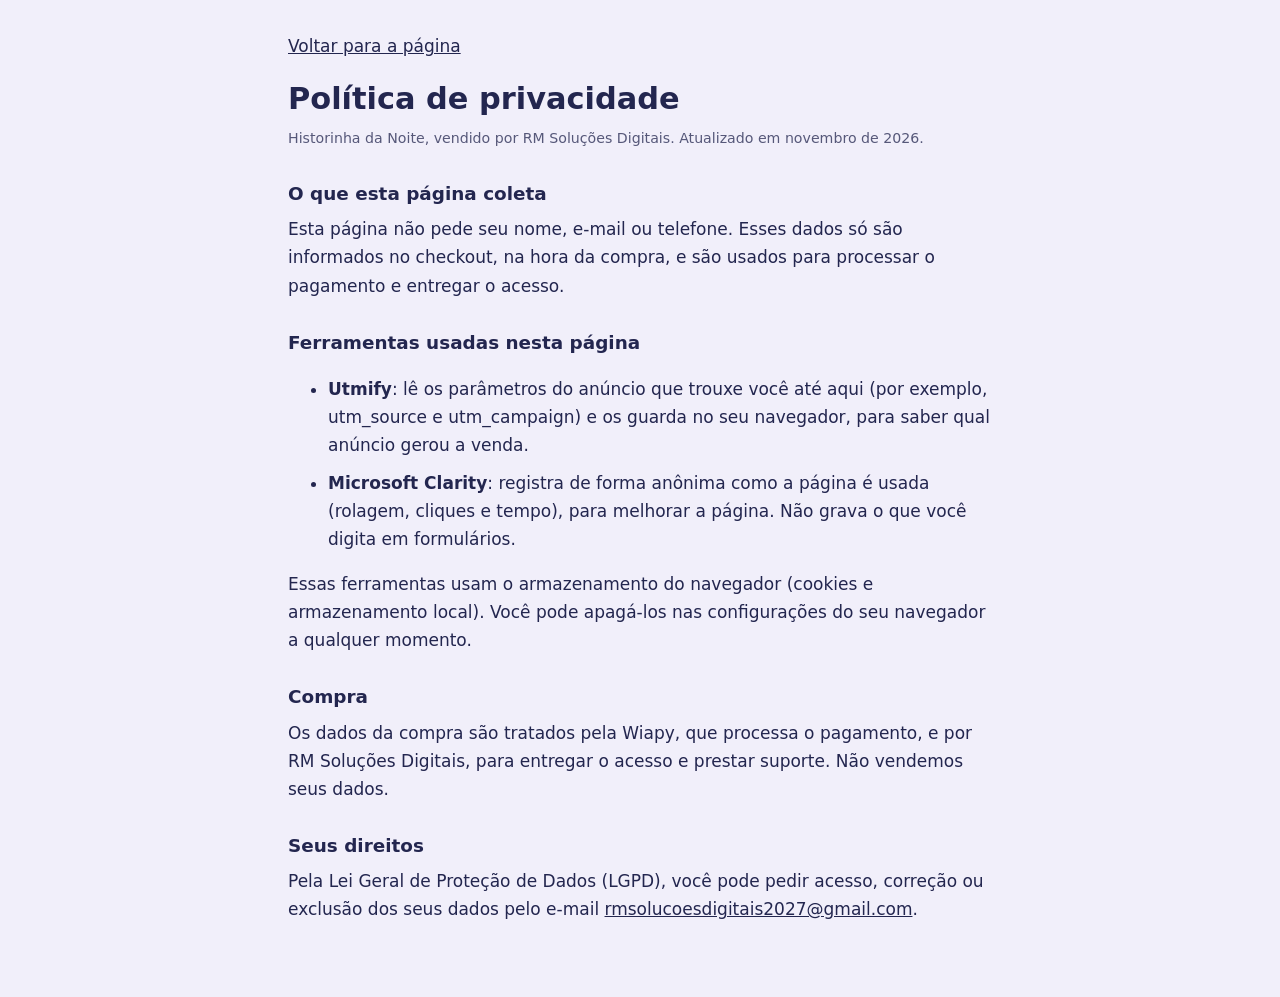
<file: privacidade/index.html>
<!doctype html><html lang="pt-BR"><head><meta charset="utf-8"><meta name="viewport" content="width=device-width, initial-scale=1"><meta name="robots" content="noindex"><title>Política de privacidade | Historinha da Noite</title><style>body{margin:0;background:#f1effa;color:#23264f;font:17px/1.65 system-ui,-apple-system,"Segoe UI",Roboto,sans-serif}main{max-width:44rem;margin:0 auto;padding:32px 20px 64px}h1{font-size:1.9rem;line-height:1.15;margin:0 0 6px}h2{font-size:1.15rem;margin:28px 0 6px}p,li{margin:0 0 10px}a{color:inherit}.volta{display:inline-block;margin-bottom:22px}small{opacity:.75}</style></head>
<body><main><a class="volta" href="../">Voltar para a página</a><h1>Política de privacidade</h1><p><small>Historinha da Noite, vendido por RM Soluções Digitais. Atualizado em novembro de 2026.</small></p>
<h2>O que esta página coleta</h2><p>Esta página não pede seu nome, e-mail ou telefone. Esses dados só são informados no checkout, na hora da compra, e são usados para processar o pagamento e entregar o acesso.</p>
<h2>Ferramentas usadas nesta página</h2><ul><li><b>Utmify</b>: lê os parâmetros do anúncio que trouxe você até aqui (por exemplo, utm_source e utm_campaign) e os guarda no seu navegador, para saber qual anúncio gerou a venda.</li><li><b>Microsoft Clarity</b>: registra de forma anônima como a página é usada (rolagem, cliques e tempo), para melhorar a página. Não grava o que você digita em formulários.</li></ul><p>Essas ferramentas usam o armazenamento do navegador (cookies e armazenamento local). Você pode apagá-los nas configurações do seu navegador a qualquer momento.</p>
<h2>Compra</h2><p>Os dados da compra são tratados pela Wiapy, que processa o pagamento, e por RM Soluções Digitais, para entregar o acesso e prestar suporte. Não vendemos seus dados.</p>
<h2>Seus direitos</h2><p>Pela Lei Geral de Proteção de Dados (LGPD), você pode pedir acesso, correção ou exclusão dos seus dados pelo e-mail <a href="mailto:rmsolucoesdigitais2027@gmail.com">rmsolucoesdigitais2027@gmail.com</a>.</p></main></body></html>
</file>
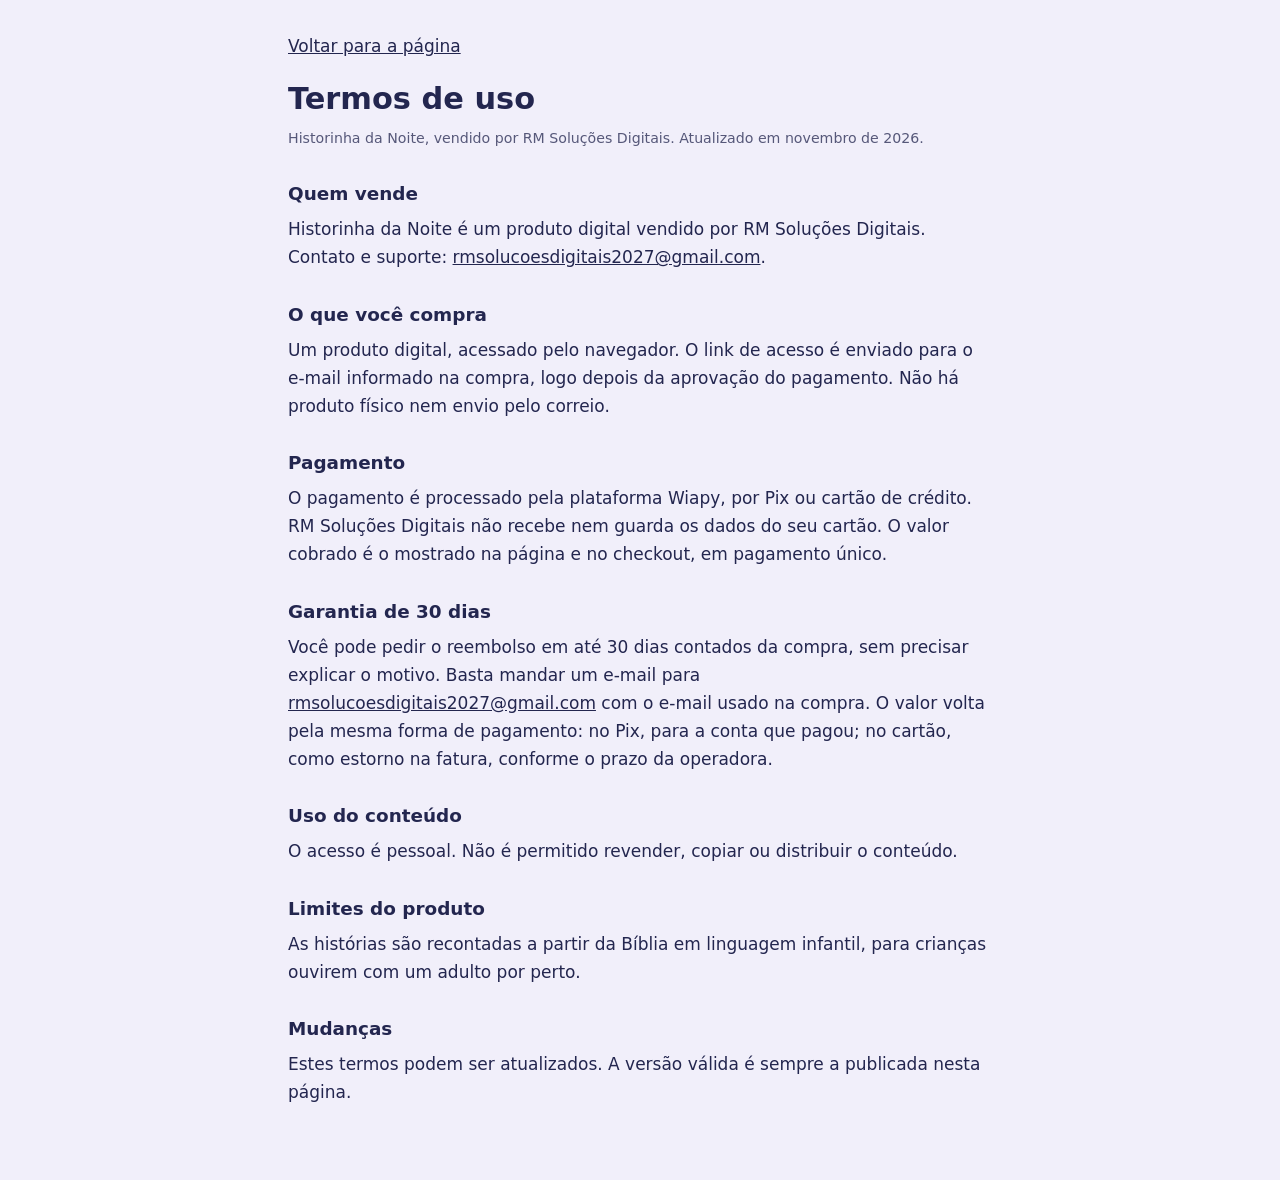
<file: termos/index.html>
<!doctype html><html lang="pt-BR"><head><meta charset="utf-8"><meta name="viewport" content="width=device-width, initial-scale=1"><meta name="robots" content="noindex"><title>Termos de uso | Historinha da Noite</title><style>body{margin:0;background:#f1effa;color:#23264f;font:17px/1.65 system-ui,-apple-system,"Segoe UI",Roboto,sans-serif}main{max-width:44rem;margin:0 auto;padding:32px 20px 64px}h1{font-size:1.9rem;line-height:1.15;margin:0 0 6px}h2{font-size:1.15rem;margin:28px 0 6px}p,li{margin:0 0 10px}a{color:inherit}.volta{display:inline-block;margin-bottom:22px}small{opacity:.75}</style></head>
<body><main><a class="volta" href="../">Voltar para a página</a><h1>Termos de uso</h1><p><small>Historinha da Noite, vendido por RM Soluções Digitais. Atualizado em novembro de 2026.</small></p>
<h2>Quem vende</h2><p>Historinha da Noite é um produto digital vendido por RM Soluções Digitais. Contato e suporte: <a href="mailto:rmsolucoesdigitais2027@gmail.com">rmsolucoesdigitais2027@gmail.com</a>.</p>
<h2>O que você compra</h2><p>Um produto digital, acessado pelo navegador. O link de acesso é enviado para o e-mail informado na compra, logo depois da aprovação do pagamento. Não há produto físico nem envio pelo correio.</p>
<h2>Pagamento</h2><p>O pagamento é processado pela plataforma Wiapy, por Pix ou cartão de crédito. RM Soluções Digitais não recebe nem guarda os dados do seu cartão. O valor cobrado é o mostrado na página e no checkout, em pagamento único.</p>
<h2>Garantia de 30 dias</h2><p>Você pode pedir o reembolso em até 30 dias contados da compra, sem precisar explicar o motivo. Basta mandar um e-mail para <a href="mailto:rmsolucoesdigitais2027@gmail.com">rmsolucoesdigitais2027@gmail.com</a> com o e-mail usado na compra. O valor volta pela mesma forma de pagamento: no Pix, para a conta que pagou; no cartão, como estorno na fatura, conforme o prazo da operadora.</p>
<h2>Uso do conteúdo</h2><p>O acesso é pessoal. Não é permitido revender, copiar ou distribuir o conteúdo.</p>
<h2>Limites do produto</h2><p>As histórias são recontadas a partir da Bíblia em linguagem infantil, para crianças ouvirem com um adulto por perto.</p>
<h2>Mudanças</h2><p>Estes termos podem ser atualizados. A versão válida é sempre a publicada nesta página.</p></main></body></html>
</file>
